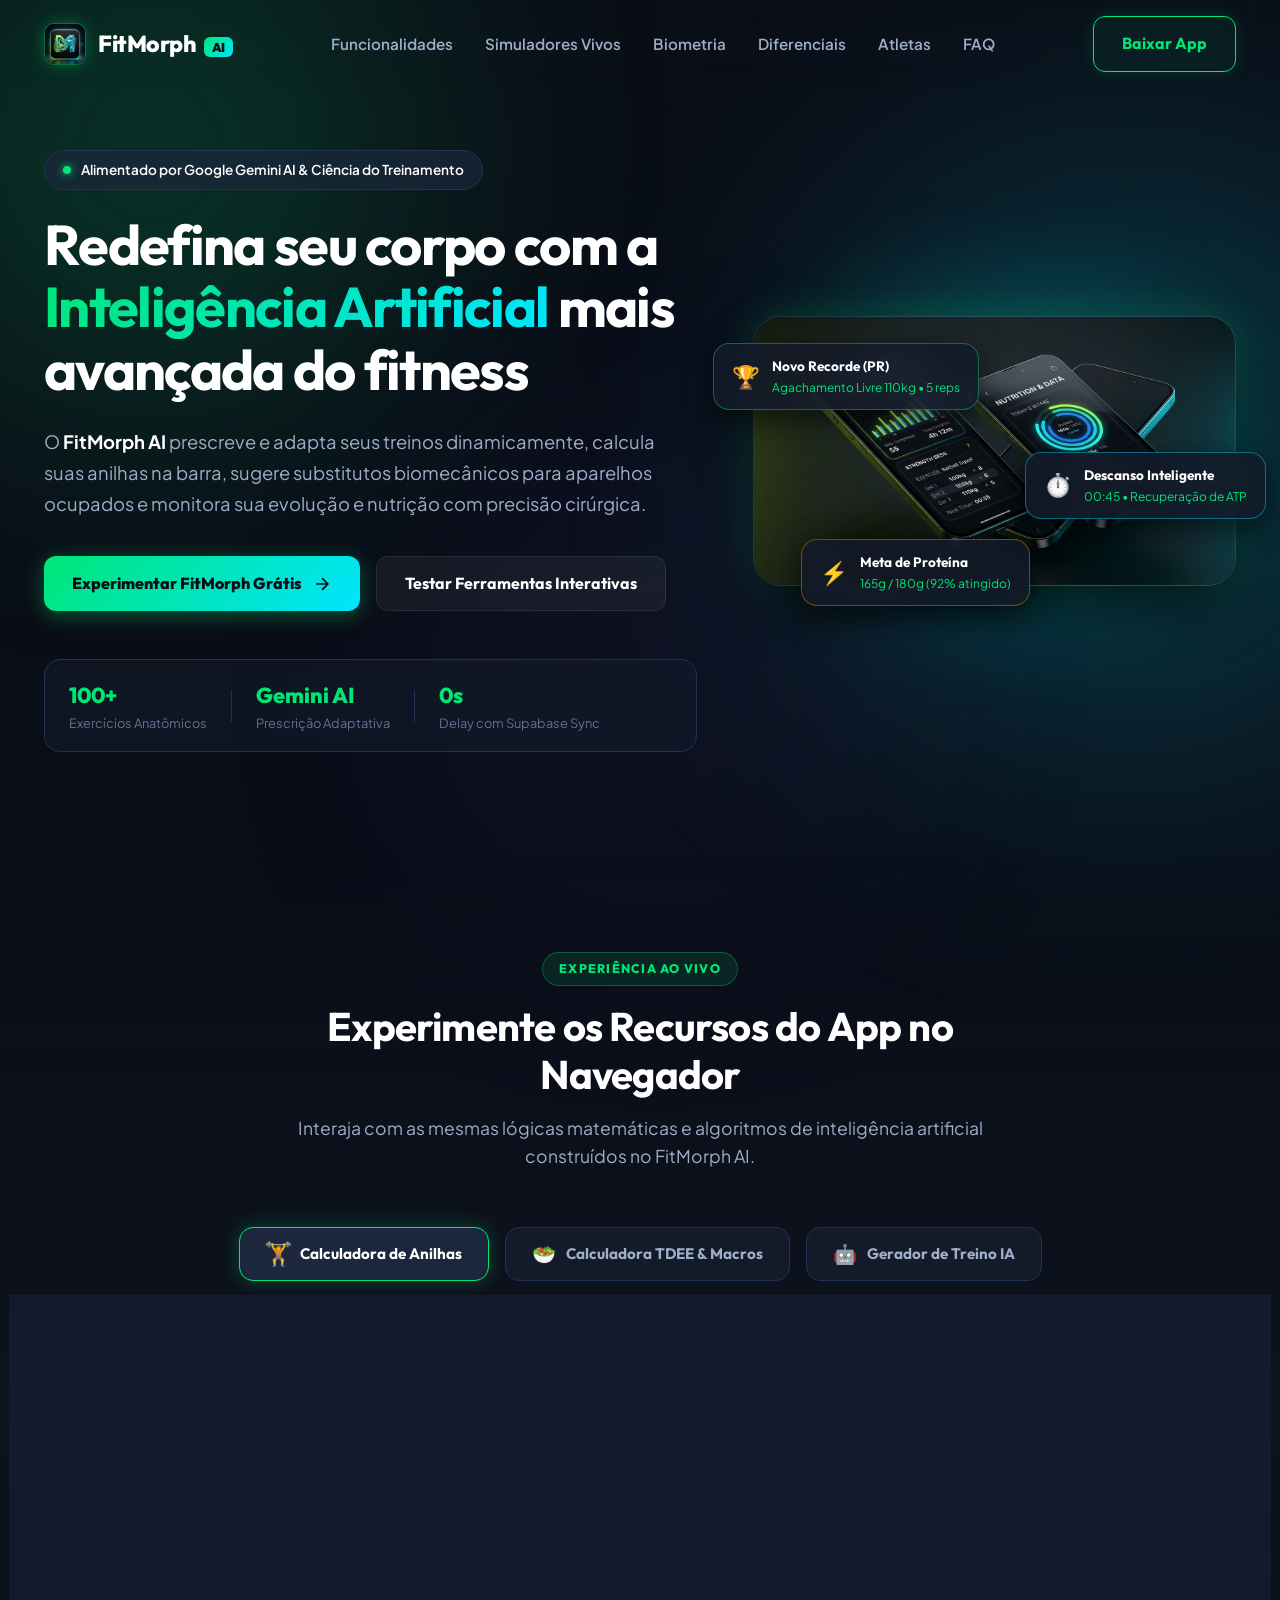
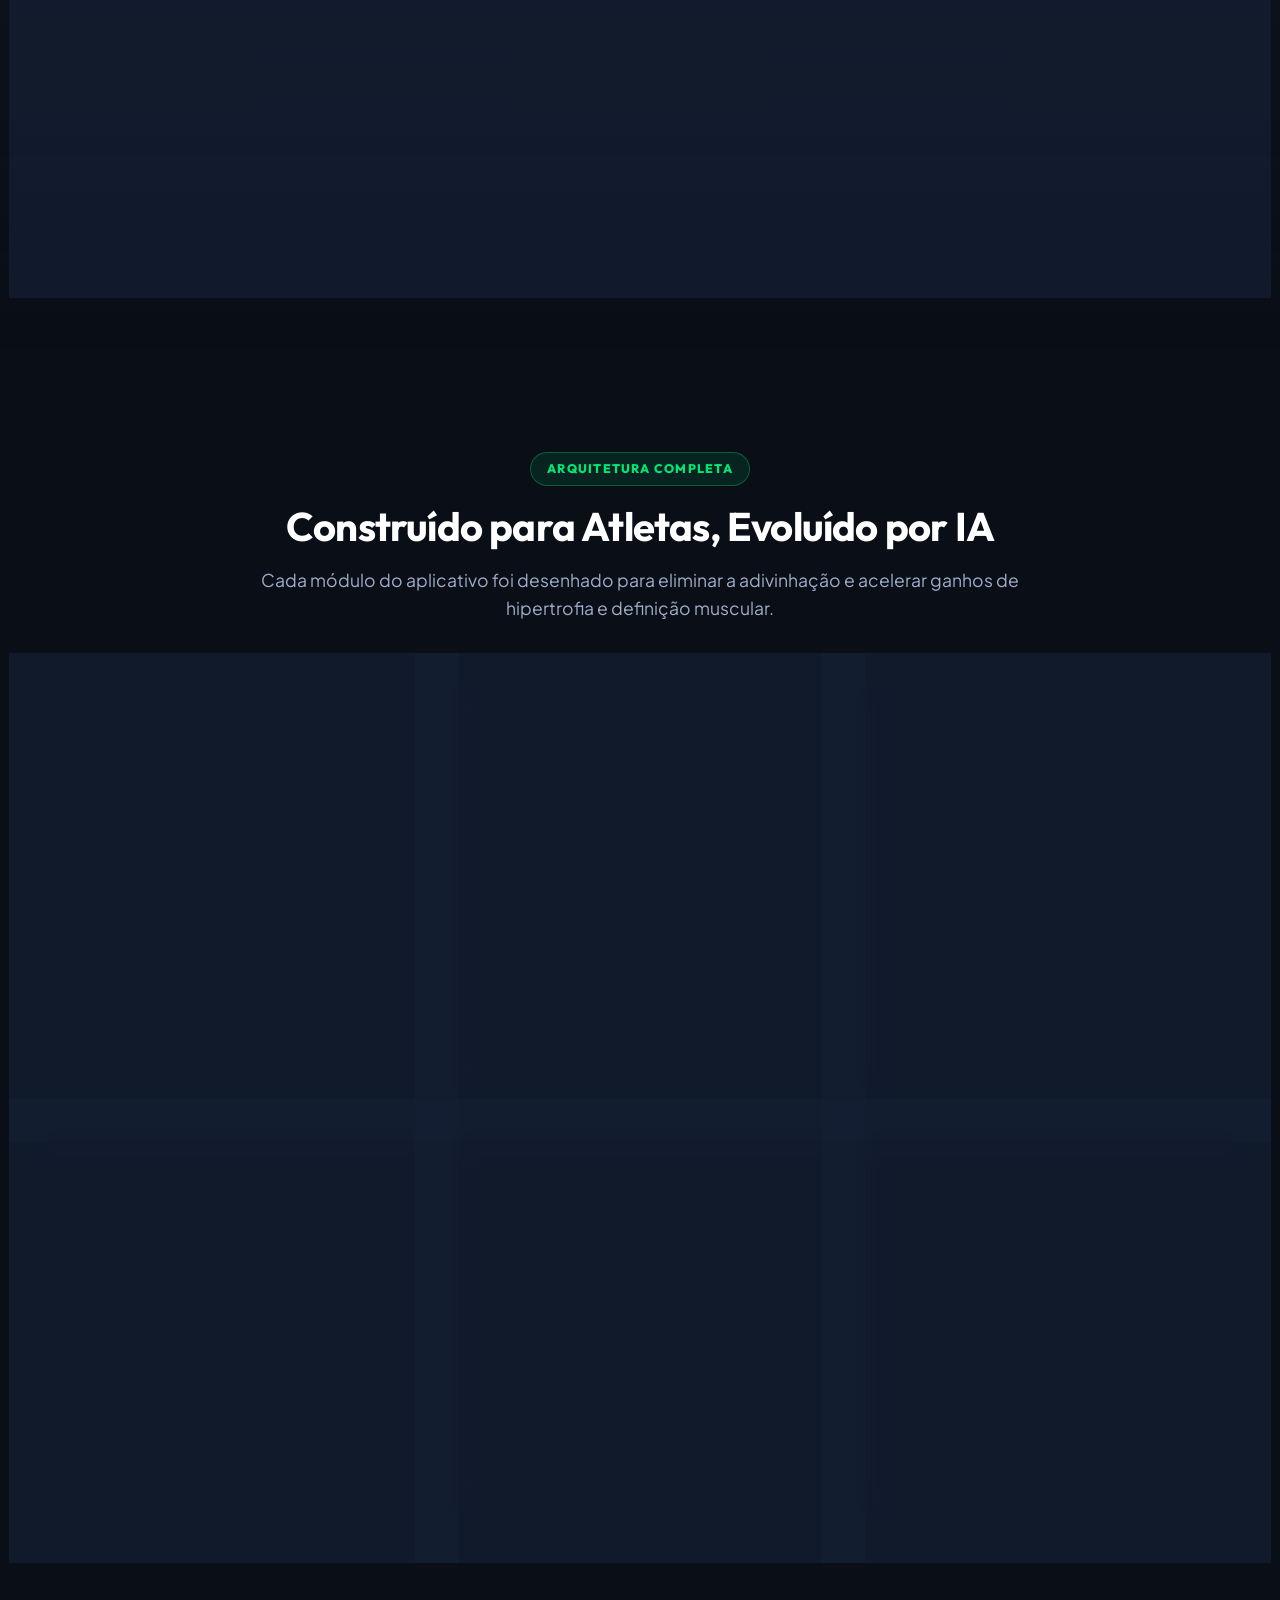
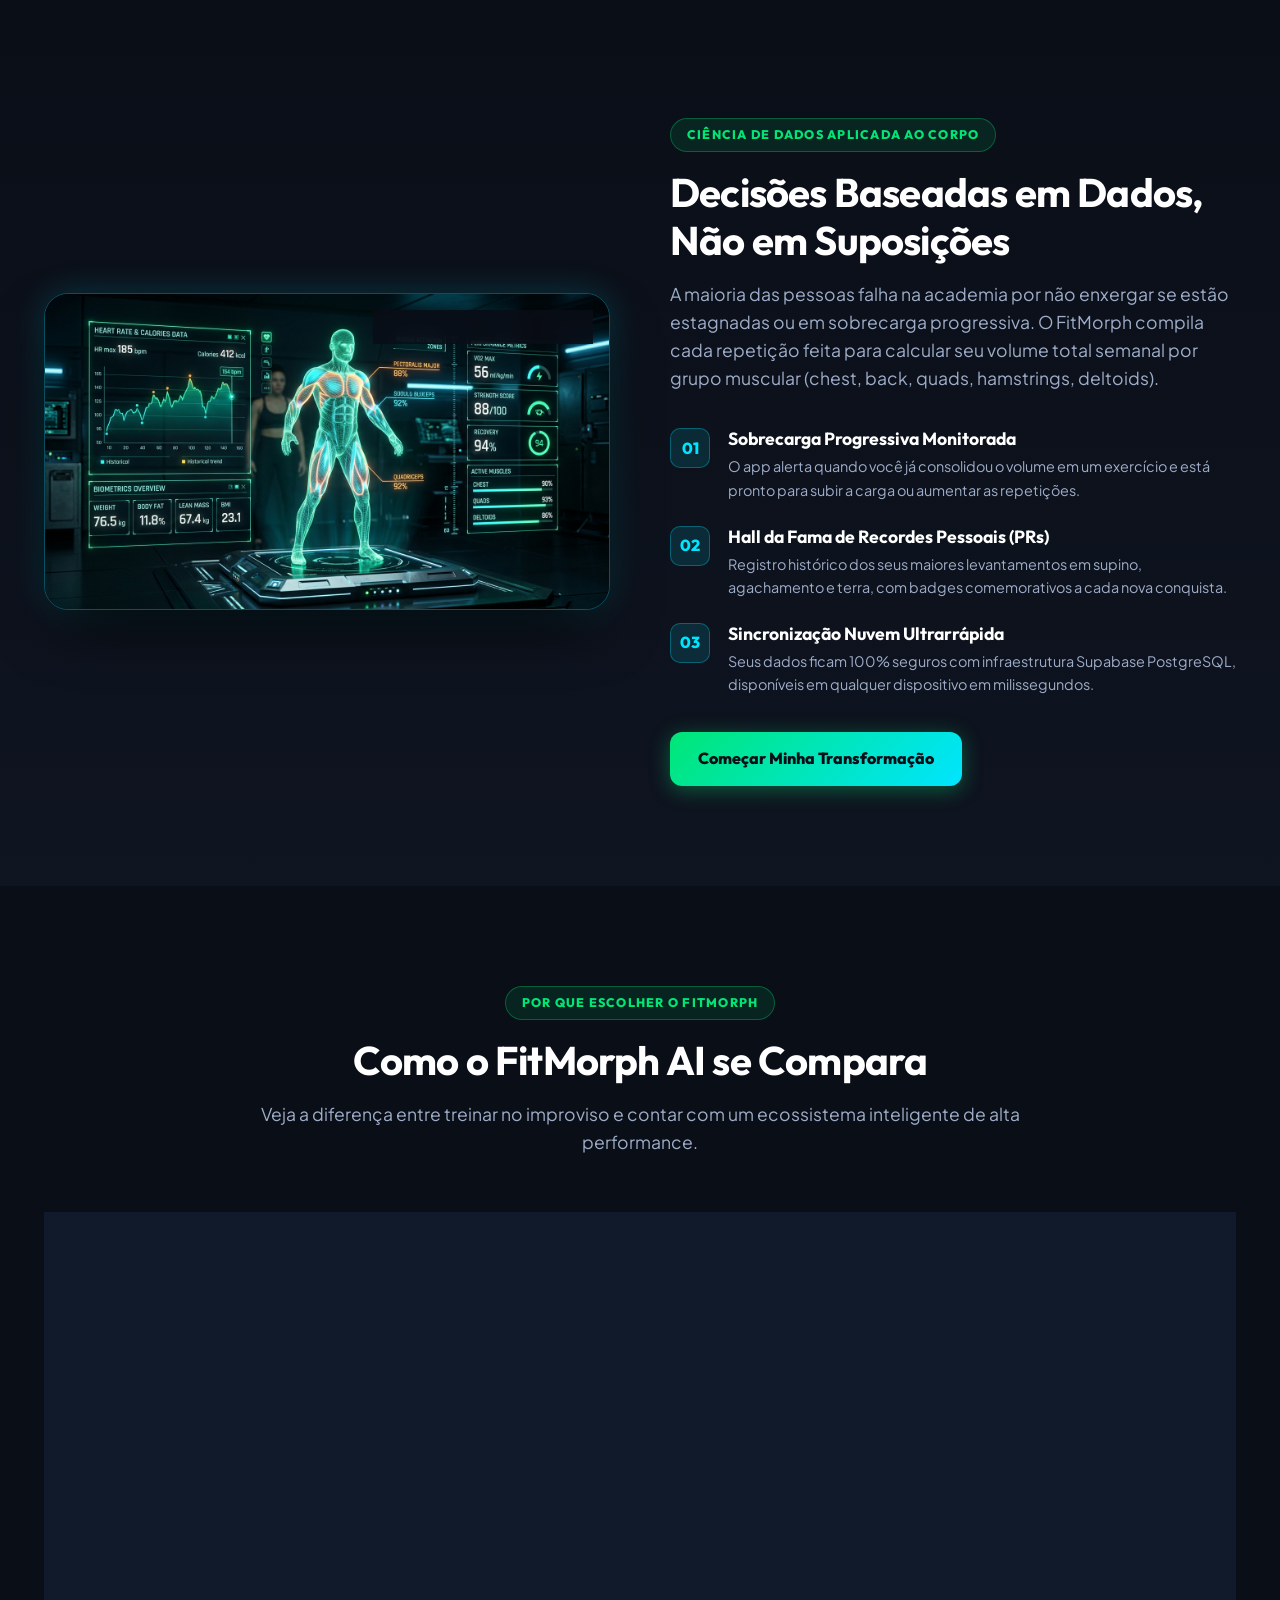
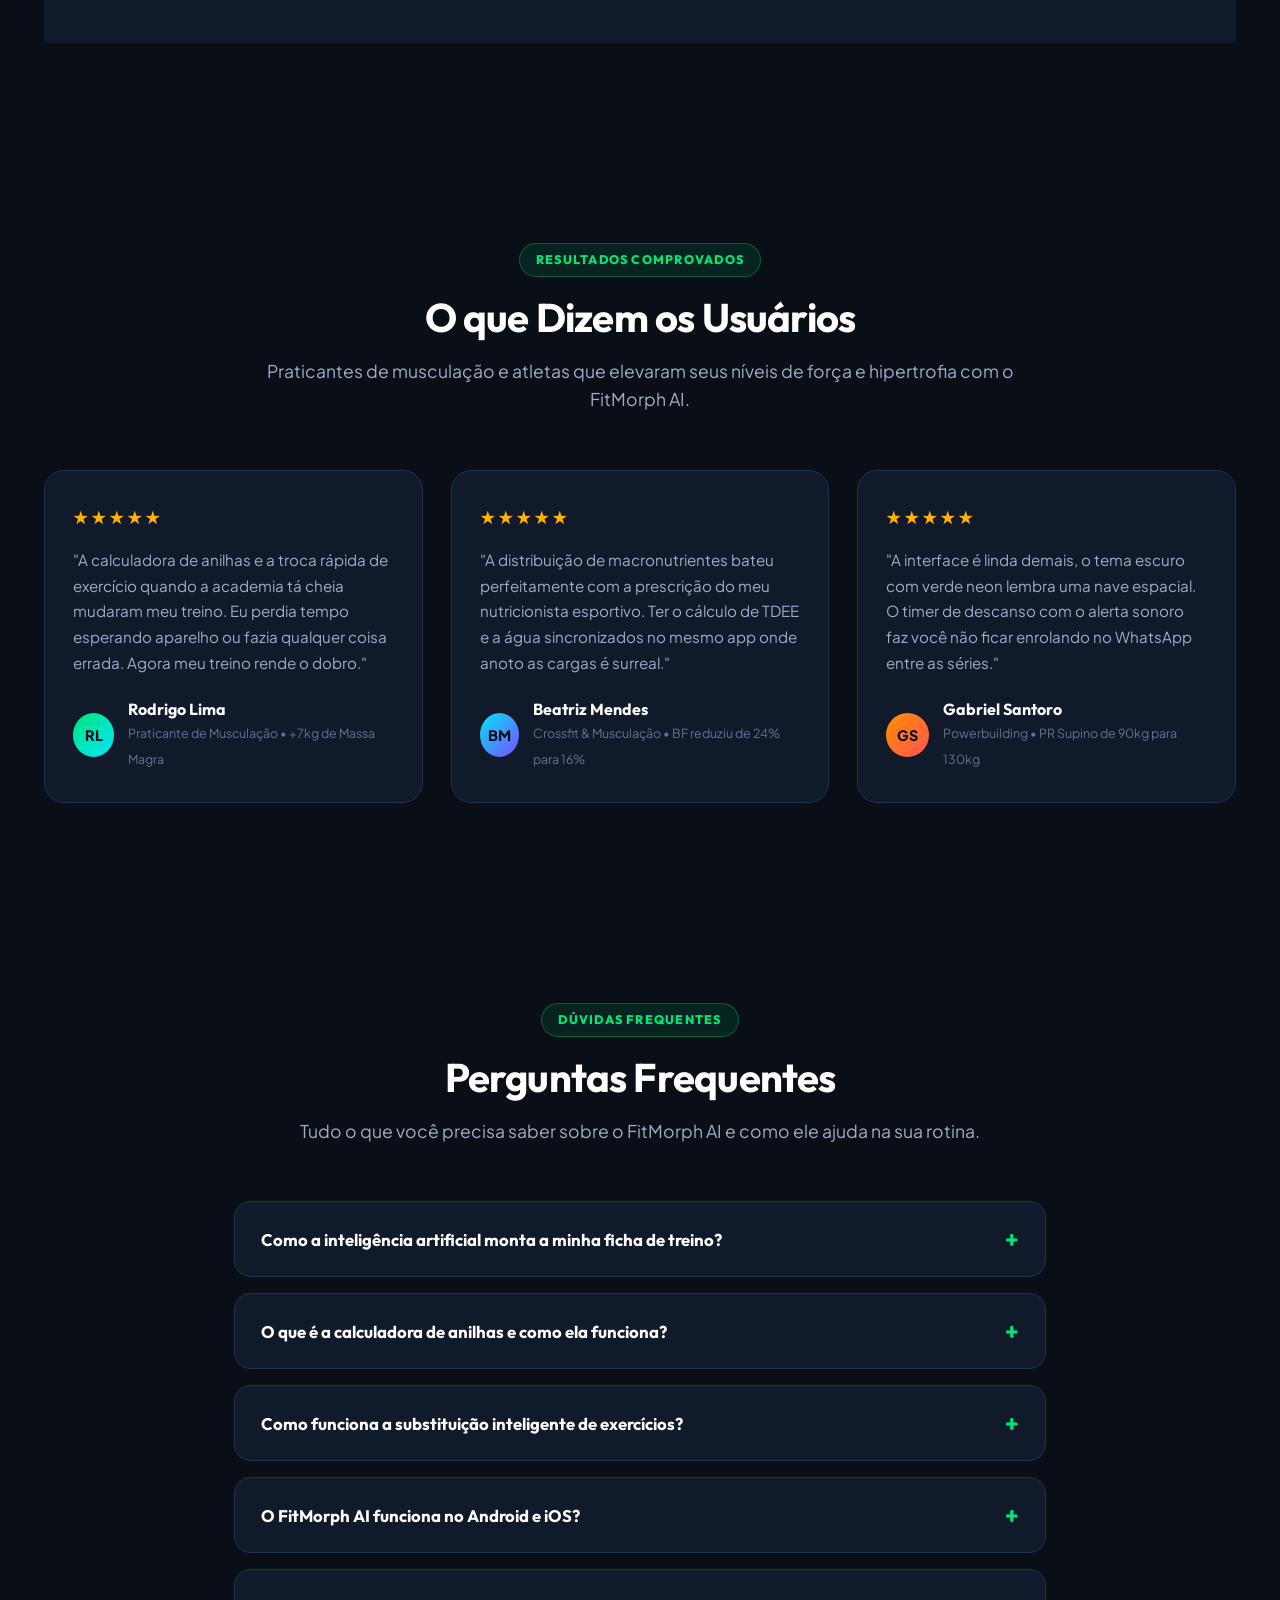
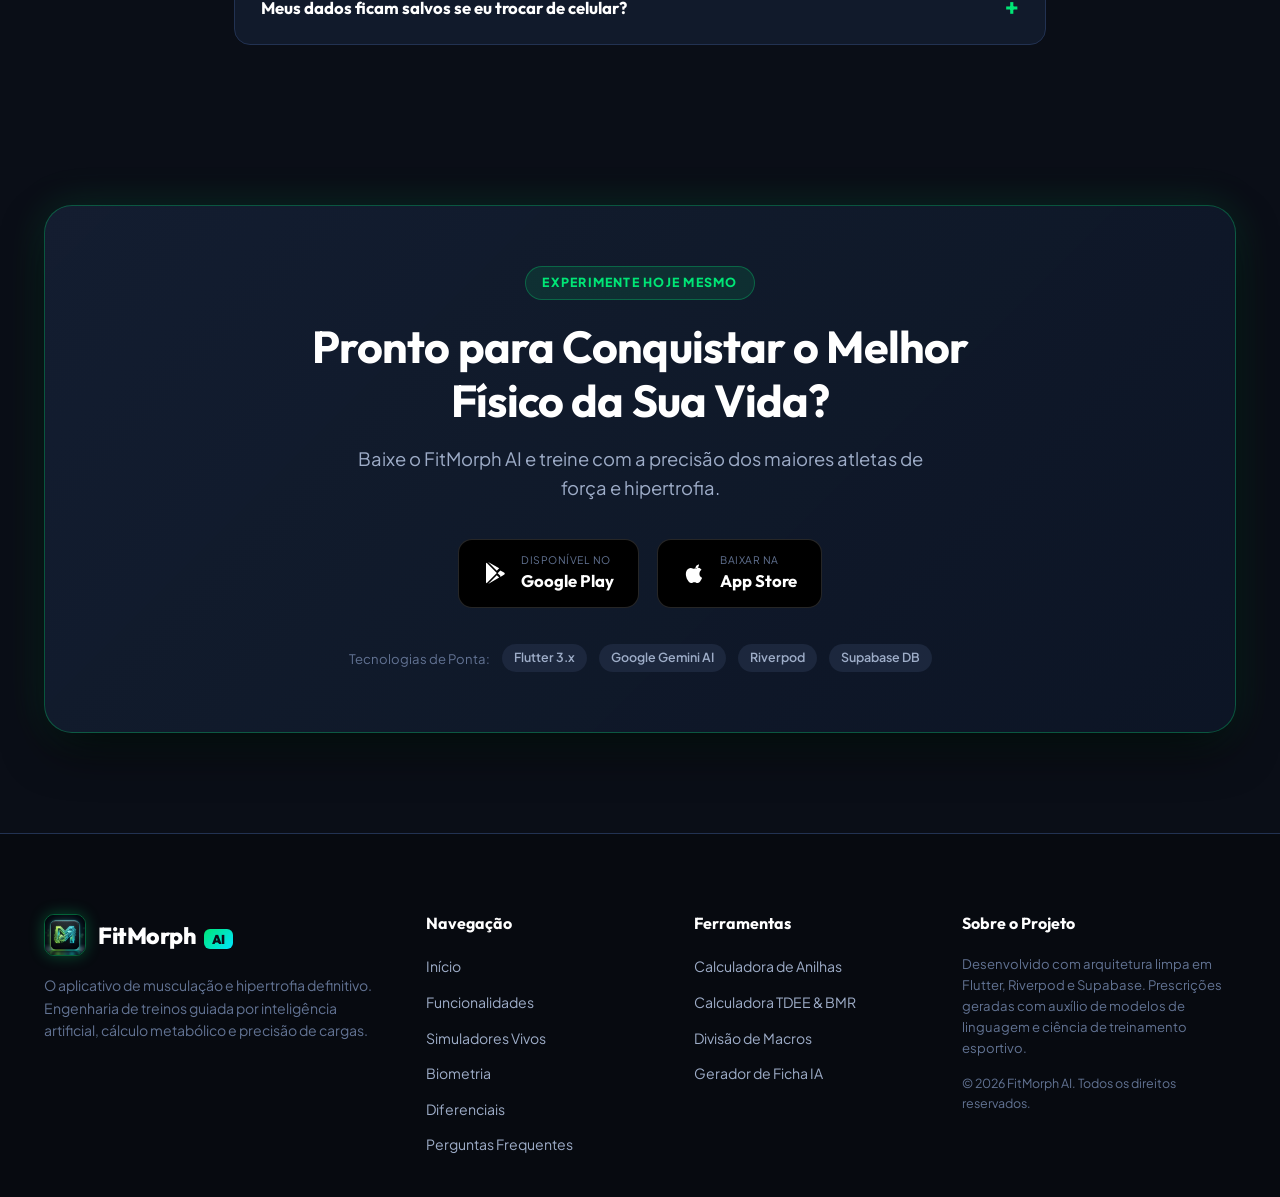
<file: home-page/index.html>
<!DOCTYPE html>
<html lang="pt-BR">
<head>
  <meta charset="UTF-8">
  <meta name="viewport" content="width=device-width, initial-scale=1.0">
  <title>FitMorph AI | O Aplicativo Definitivo de Treino Inteligente & Biometria</title>
  
  <!-- Meta SEO -->
  <meta name="description" content="FitMorph AI: Aplicativo inteligente de treino e musculação alimentado por inteligência artificial. Prescrição adaptativa, rastreador de séries, calculadora de anilhas, TDEE e biometria completa.">
  <meta name="keywords" content="fitmorph, treino musculação, inteligência artificial treino, calculadora anilhas, tdee calculadora, ficha de treino ia, biometria academia">
  <meta name="author" content="FitMorph AI Team">
  
  <!-- Open Graph / Social -->
  <meta property="og:title" content="FitMorph AI | Treino Inteligente com Inteligência Artificial">
  <meta property="og:description" content="Evolua seu físico com periodização inteligente, calculadora de anilhas e nutrição de precisão.">
  <meta property="og:type" content="website">
  <meta property="og:image" content="assets/hero_mockup.jpg">

  <!-- Favicon -->
  <link rel="icon" type="image/jpeg" href="assets/app_icon.jpg">

  <!-- Google Fonts: Outfit & Plus Jakarta Sans -->
  <link rel="preconnect" href="https://fonts.googleapis.com">
  <link rel="preconnect" href="https://fonts.gstatic.com" crossorigin>
  <link href="https://fonts.googleapis.com/css2?family=Outfit:wght@300;400;500;600;700;800;900&family=Plus+Jakarta+Sans:wght@300;400;500;600;700;800&display=swap" rel="stylesheet">

  <link rel="stylesheet" href="styles.css">
</head>
<body>

  <!-- Ambient Glow Background Blobs -->
  <div class="ambient-glow glow-top-left"></div>
  <div class="ambient-glow glow-bottom-right"></div>
  <div class="ambient-glow glow-center"></div>

  <!-- Navigation Bar -->
  <header class="site-header" id="header">
    <div class="container header-container">
      <a href="#hero" class="brand-logo">
        <img src="assets/app_icon.jpg" alt="FitMorph AI Logo" class="brand-icon">
        <span class="brand-name">FitMorph <span class="neon-badge">AI</span></span>
      </a>

      <nav class="nav-menu" id="nav-menu">
        <ul class="nav-list">
          <li><a href="#funcionalidades" class="nav-link">Funcionalidades</a></li>
          <li><a href="#simulador" class="nav-link">Simuladores Vivos</a></li>
          <li><a href="#biometria" class="nav-link">Biometria</a></li>
          <li><a href="#comparativo" class="nav-link">Diferenciais</a></li>
          <li><a href="#depoimentos" class="nav-link">Atletas</a></li>
          <li><a href="#faq" class="nav-link">FAQ</a></li>
        </ul>
      </nav>

      <div class="header-cta">
        <a href="#download" class="btn btn-neon-outline">
          <span>Baixar App</span>
        </a>
        <button class="mobile-toggle" id="mobile-toggle" aria-label="Abrir Menu">
          <span></span>
          <span></span>
          <span></span>
        </button>
      </div>
    </div>
  </header>

  <main>
    <!-- HERO SECTION -->
    <section class="hero-section" id="hero">
      <div class="container hero-container">
        
        <div class="hero-content">
          <div class="hero-badge">
            <span class="badge-dot"></span>
            <span class="badge-text">Alimentado por Google Gemini AI & Ciência do Treinamento</span>
          </div>

          <h1 class="hero-title">
            Redefina seu corpo com a <span class="text-gradient">Inteligência Artificial</span> mais avançada do fitness
          </h1>

          <p class="hero-subtitle">
            O <strong>FitMorph AI</strong> prescreve e adapta seus treinos dinamicamente, calcula suas anilhas na barra, sugere substitutos biomecânicos para aparelhos ocupados e monitora sua evolução e nutrição com precisão cirúrgica.
          </p>

          <div class="hero-actions">
            <a href="#download" class="btn btn-neon-solid" id="hero-cta-btn">
              <span>Experimentar FitMorph Grátis</span>
              <svg width="20" height="20" viewBox="0 0 24 24" fill="none" stroke="currentColor" stroke-width="2"><path d="M5 12h14M12 5l7 7-7 7"/></svg>
            </a>
            <a href="#simulador" class="btn btn-glass">
              <span>Testar Ferramentas Interativas</span>
            </a>
          </div>

          <!-- Quick Stats Pill Bar -->
          <div class="hero-stats-row">
            <div class="stat-pill">
              <span class="stat-number" data-target="100">100+</span>
              <span class="stat-label">Exercícios Anatômicos</span>
            </div>
            <div class="stat-divider"></div>
            <div class="stat-pill">
              <span class="stat-number">Gemini AI</span>
              <span class="stat-label">Prescrição Adaptativa</span>
            </div>
            <div class="stat-divider"></div>
            <div class="stat-pill">
              <span class="stat-number">0s</span>
              <span class="stat-label">Delay com Supabase Sync</span>
            </div>
          </div>
        </div>

        <div class="hero-visual">
          <div class="mockup-wrapper">
            <div class="glow-aura"></div>
            <img src="assets/hero_mockup.jpg" alt="FitMorph AI Aplicativo em Ação" class="mockup-img" id="hero-mockup-img">
            
            <!-- Floating interactive micro-cards -->
            <div class="floating-chip chip-pr floating-anim-1">
              <div class="chip-icon">🏆</div>
              <div class="chip-text">
                <span class="chip-title">Novo Recorde (PR)</span>
                <span class="chip-desc">Agachamento Livre 110kg • 5 reps</span>
              </div>
            </div>

            <div class="floating-chip chip-rest floating-anim-2">
              <div class="chip-icon">⏱️</div>
              <div class="chip-text">
                <span class="chip-title">Descanso Inteligente</span>
                <span class="chip-desc">00:45 • Recuperação de ATP</span>
              </div>
            </div>

            <div class="floating-chip chip-macro floating-anim-3">
              <div class="chip-icon">⚡</div>
              <div class="chip-text">
                <span class="chip-title">Meta de Proteína</span>
                <span class="chip-desc">165g / 180g (92% atingido)</span>
              </div>
            </div>
          </div>
        </div>

      </div>
    </section>

    <!-- LIVE INTERACTIVE SIMULATOR SUITE -->
    <section class="simulator-section" id="simulador">
      <div class="container">
        
        <div class="section-header text-center">
          <span class="section-pill">EXPERIÊNCIA AO VIVO</span>
          <h2 class="section-title">Experimente os Recursos do App no Navegador</h2>
          <p class="section-desc">
            Interaja com as mesmas lógicas matemáticas e algoritmos de inteligência artificial construídos no FitMorph AI.
          </p>
        </div>

        <!-- Simulator Tabs -->
        <div class="simulator-tabs" role="tablist">
          <button class="tab-btn active" data-tab="tab-plate" id="tab-btn-plate">
            <span class="tab-icon">🏋️</span>
            <span>Calculadora de Anilhas</span>
          </button>
          <button class="tab-btn" data-tab="tab-tdee" id="tab-btn-tdee">
            <span class="tab-icon">🥗</span>
            <span>Calculadora TDEE & Macros</span>
          </button>
          <button class="tab-btn" data-tab="tab-workout" id="tab-btn-workout">
            <span class="tab-icon">🤖</span>
            <span>Gerador de Treino IA</span>
          </button>
        </div>

        <!-- Simulator Tab Contents -->
        <div class="simulator-panels">

          <!-- TAB 1: PLATE CALCULATOR -->
          <div class="simulator-panel active" id="tab-plate">
            <div class="panel-grid">
              
              <div class="panel-controls">
                <h3 class="panel-heading">Distribuição Instantânea de Anilhas na Barra</h3>
                <p class="panel-subtext">Nunca mais perca tempo calculando mentalmente quanto colocar em cada lado da barra.</p>
                
                <div class="control-group">
                  <label class="control-label">Peso da Barra:</label>
                  <div class="bar-selector">
                    <button class="bar-btn active" data-bar="20">Olímpica (20 kg)</button>
                    <button class="bar-btn" data-bar="15">Feminina (15 kg)</button>
                    <button class="bar-btn" data-bar="10">Reta / W (10 kg)</button>
                  </div>
                </div>

                <div class="control-group">
                  <div class="label-with-value">
                    <label for="plate-target-input" class="control-label">Peso Total Alvo:</label>
                    <span class="highlight-val" id="plate-target-display">80 kg</span>
                  </div>
                  <input type="range" id="plate-slider" min="20" max="260" step="2.5" value="80" class="neon-slider">
                  <div class="quick-adjust-row">
                    <button class="adjust-chip" data-delta="-10">-10 kg</button>
                    <button class="adjust-chip" data-delta="-2.5">-2.5 kg</button>
                    <button class="adjust-chip" data-delta="2.5">+2.5 kg</button>
                    <button class="adjust-chip" data-delta="10">+10 kg</button>
                  </div>
                </div>

                <div class="plate-legend">
                  <span class="legend-title">Cores Padrão Olímpico:</span>
                  <div class="legend-items">
                    <span class="plate-badge plate-25">25kg</span>
                    <span class="plate-badge plate-20">20kg</span>
                    <span class="plate-badge plate-15">15kg</span>
                    <span class="plate-badge plate-10">10kg</span>
                    <span class="plate-badge plate-5">5kg</span>
                    <span class="plate-badge plate-25s">2.5kg</span>
                    <span class="plate-badge plate-125s">1.25kg</span>
                  </div>
                </div>
              </div>

              <div class="panel-preview">
                <div class="barbell-visualizer-card">
                  <div class="barbell-header">
                    <div>
                      <span class="sub-label">Carga por Lado</span>
                      <h4 class="calc-big-value" id="weight-per-side">30.0 <small>kg/lado</small></h4>
                    </div>
                    <div>
                      <span class="sub-label">Total Carregado</span>
                      <h4 class="calc-big-value text-neon" id="total-barbell-weight">80.0 <small>kg</small></h4>
                    </div>
                  </div>

                  <!-- Graphic Barbell representation -->
                  <div class="barbell-graphic">
                    <div class="bar-sleeve bar-sleeve-left">
                      <div class="plates-stack left-stack" id="plates-stack-left"></div>
                      <div class="bar-collar"></div>
                    </div>
                    <div class="bar-shaft">
                      <span class="shaft-text">FitMorph Olympic Bar</span>
                    </div>
                    <div class="bar-sleeve bar-sleeve-right">
                      <div class="bar-collar"></div>
                      <div class="plates-stack right-stack" id="plates-stack-right"></div>
                    </div>
                  </div>

                  <!-- Plate Breakdown Table -->
                  <div class="plates-breakdown-list" id="plates-breakdown-list">
                    <!-- Populated by JS -->
                  </div>
                </div>
              </div>

            </div>
          </div>

          <!-- TAB 2: TDEE & MACROS CALCULATOR -->
          <div class="simulator-panel" id="tab-tdee">
            <div class="panel-grid">
              
              <div class="panel-controls">
                <h3 class="panel-heading">Cálculo Metabólico Mifflin-St Jeor & Katch-McArdle</h3>
                <p class="panel-subtext">Planejamento calórico e nutricional com base no seu perfil biológico exato.</p>
                
                <div class="inputs-grid-2">
                  <div class="control-group">
                    <label class="control-label" for="tdee-weight">Peso (kg):</label>
                    <input type="number" id="tdee-weight" value="78" min="40" max="200" class="input-field">
                  </div>
                  <div class="control-group">
                    <label class="control-label" for="tdee-height">Altura (cm):</label>
                    <input type="number" id="tdee-height" value="178" min="120" max="230" class="input-field">
                  </div>
                  <div class="control-group">
                    <label class="control-label" for="tdee-age">Idade:</label>
                    <input type="number" id="tdee-age" value="26" min="14" max="90" class="input-field">
                  </div>
                  <div class="control-group">
                    <label class="control-label">Sexo Biológico:</label>
                    <div class="segmented-control">
                      <button class="seg-btn active" data-gender="male" id="gender-male">Masc</button>
                      <button class="seg-btn" data-gender="female" id="gender-female">Fem</button>
                    </div>
                  </div>
                </div>

                <div class="control-group">
                  <label class="control-label" for="tdee-activity">Nível de Atividade:</label>
                  <select id="tdee-activity" class="input-field select-field">
                    <option value="1.2">Sedentário (pouco ou nenhum exercício)</option>
                    <option value="1.375">Levemente Ativo (1 a 3 dias/semana)</option>
                    <option value="1.55" selected>Moderadamente Ativo (3 a 5 dias/semana)</option>
                    <option value="1.725">Muito Ativo (6 a 7 dias/semana)</option>
                    <option value="1.9">Extremamente Ativo (trabalho físico + treinos)</option>
                  </select>
                </div>

                <div class="control-group">
                  <label class="control-label">Objetivo Físico:</label>
                  <div class="goal-pill-grid">
                    <button class="goal-btn active" data-goal="hypertrophy">Hipertrofia (+300 kcal)</button>
                    <button class="goal-btn" data-goal="fatLoss">Secar Gordura (-450 kcal)</button>
                    <button class="goal-btn" data-goal="recomposition">Recomposição (-100 kcal)</button>
                  </div>
                </div>
              </div>

              <div class="panel-preview">
                <div class="tdee-results-card">
                  
                  <div class="tdee-kpi-row">
                    <div class="kpi-box">
                      <span class="kpi-label">Taxa Metabólica Basal (TMB)</span>
                      <span class="kpi-value" id="bmr-display">1.765 <small>kcal</small></span>
                    </div>
                    <div class="kpi-box">
                      <span class="kpi-label">Gasto Total Diário (TDEE)</span>
                      <span class="kpi-value" id="tdee-display">2.735 <small>kcal</small></span>
                    </div>
                  </div>

                  <div class="target-calories-banner">
                    <div class="banner-info">
                      <span class="banner-tag">META CALÓRICA DIÁRIA</span>
                      <h4 class="target-cal-num" id="target-cal-display">3.035 <small>kcal/dia</small></h4>
                    </div>
                    <div class="water-box">
                      <span class="water-icon">💧</span>
                      <div>
                        <span class="water-label">Água Diária</span>
                        <strong class="water-val" id="water-display">2.960 ml</strong>
                      </div>
                    </div>
                  </div>

                  <h5 class="macros-header">Distribuição de Macronutrientes Científicos</h5>

                  <!-- Macro Bars -->
                  <div class="macro-breakdown-bars">
                    <div class="macro-row">
                      <div class="macro-meta">
                        <span class="macro-dot dot-protein"></span>
                        <span class="macro-name">Proteína (2.0g/kg)</span>
                        <span class="macro-grams" id="protein-grams">156 g</span>
                      </div>
                      <div class="macro-progress-bar">
                        <div class="progress-fill fill-protein" id="protein-bar" style="width: 25%;"></div>
                      </div>
                    </div>

                    <div class="macro-row">
                      <div class="macro-meta">
                        <span class="macro-dot dot-carbs"></span>
                        <span class="macro-name">Carboidratos</span>
                        <span class="macro-grams" id="carbs-grams">410 g</span>
                      </div>
                      <div class="macro-progress-bar">
                        <div class="progress-fill fill-carbs" id="carbs-bar" style="width: 55%;"></div>
                      </div>
                    </div>

                    <div class="macro-row">
                      <div class="macro-meta">
                        <span class="macro-dot dot-fats"></span>
                        <span class="macro-name">Gorduras Boas</span>
                        <span class="macro-grams" id="fats-grams">84 g</span>
                      </div>
                      <div class="macro-progress-bar">
                        <div class="progress-fill fill-fats" id="fats-bar" style="width: 20%;"></div>
                      </div>
                    </div>
                  </div>

                </div>
              </div>

            </div>
          </div>

          <!-- TAB 3: WORKOUT GENERATOR DEMO -->
          <div class="simulator-panel" id="tab-workout">
            <div class="panel-grid">
              
              <div class="panel-controls">
                <h3 class="panel-heading">Prescrição Neural de Treino Gemini AI</h3>
                <p class="panel-subtext">Veja como a IA monta sessões com volume equilibrado, RPE calibrado e tempo de descanso otimizado.</p>

                <div class="control-group">
                  <label class="control-label">Foco Muscular da Sessão:</label>
                  <select id="workout-focus" class="input-field select-field">
                    <option value="agonist_antagonist" selected>⚔️ Peito & Costas (Agonista / Antagonista)</option>
                    <option value="arms_shoulders">💪 Braços & Ombros (Bíceps + Tríceps + Deltóides)</option>
                    <option value="chest_triceps">⚡ Peito, Ombros & Tríceps (Push Day)</option>
                    <option value="back_biceps">🏹 Costas, Trapézio & Bíceps (Pull Day)</option>
                    <option value="legs_core">🦵 Pernas Completo & Panturrilhas (Leg Day)</option>
                    <option value="upper_focus">🏛️ Superior Completo (Upper Body Multi-Músculo)</option>
                  </select>
                </div>

                <div class="control-group">
                  <label class="control-label">Nível de Experiência:</label>
                  <div class="segmented-control">
                    <button class="seg-btn" data-level="iniciante">Iniciante</button>
                    <button class="seg-btn active" data-level="intermediario">Intermediário</button>
                    <button class="seg-btn" data-level="avancado">Avançado</button>
                  </div>
                </div>

                <div class="control-group">
                  <label class="control-label">Tempo Disponível:</label>
                  <div class="segmented-control">
                    <button class="seg-btn" data-time="45">45 min</button>
                    <button class="seg-btn active" data-time="60">60 min</button>
                    <button class="seg-btn" data-time="75">75 min</button>
                  </div>
                </div>

                <button class="btn btn-neon-solid btn-block" id="btn-generate-demo">
                  <span class="sparkle-icon">✨</span>
                  <span>Gerar Ficha com FitMorph AI</span>
                </button>
              </div>

              <div class="panel-preview">
                <div class="workout-sheet-card">
                  
                  <div class="workout-sheet-header">
                    <div>
                      <span class="sheet-badge" id="sheet-split-badge">PUSH A • HIPERTROFIA</span>
                      <h4 class="sheet-title" id="sheet-title">Peito, Ombros Frontais & Tríceps</h4>
                    </div>
                    <div class="sheet-metrics">
                      <span class="sheet-metric-chip">⏱️ 60 min</span>
                      <span class="sheet-metric-chip">⚡ 18 Séries</span>
                    </div>
                  </div>

                  <!-- Exercise list populated dynamically -->
                  <div class="workout-exercise-list" id="demo-exercise-list">
                    <!-- Populated by JS -->
                  </div>

                  <div class="ai-coach-tip">
                    <span class="tip-icon">💡</span>
                    <p class="tip-text" id="demo-coach-tip">
                      <strong>Dica do FitMorph AI:</strong> Mantenha RPE 8 nas primeiras 3 séries do Supino Reto e busque falha concêntrica técnica apenas na última série.
                    </p>
                  </div>

                </div>
              </div>

            </div>
          </div>

        </div>

      </div>
    </section>

    <!-- CORE 6 ENGINES OF FITMORPH -->
    <section class="features-section" id="funcionalidades">
      <div class="container">
        
        <div class="section-header text-center">
          <span class="section-pill">ARQUITETURA COMPLETA</span>
          <h2 class="section-title">Construído para Atletas, Evoluído por IA</h2>
          <p class="section-desc">
            Cada módulo do aplicativo foi desenhado para eliminar a adivinhação e acelerar ganhos de hipertrofia e definição muscular.
          </p>
        </div>

        <div class="features-grid">
          
          <!-- Card 1 -->
          <div class="feature-card">
            <div class="card-icon-box neon-green-glow">
              <svg width="28" height="28" viewBox="0 0 24 24" fill="none" stroke="currentColor" stroke-width="2"><path d="M14 2H6a2 2 0 0 0-2 2v16a2 2 0 0 0 2 2h12a2 2 0 0 0 2-2V8z"/><polyline points="14 2 14 8 20 8"/><line x1="16" y1="13" x2="8" y2="13"/><line x1="16" y1="17" x2="8" y2="17"/><polyline points="10 9 9 9 8 9"/></svg>
            </div>
            <h3 class="feature-title">Anamnese & Biótipo Completo</h3>
            <p class="feature-text">
              Avaliação de histórico de lesões, restrições articulares, frequência semanal disponível e preferências antes de prescrever qualquer repetição.
            </p>
            <ul class="feature-highlights">
              <li>Mapeamento de desvios e dores</li>
              <li>Calibração de volume semanal ideal</li>
              <li>Adaptação a dias flexíveis (3 a 6x)</li>
            </ul>
          </div>

          <!-- Card 2 -->
          <div class="feature-card">
            <div class="card-icon-box neon-cyan-glow">
              <svg width="28" height="28" viewBox="0 0 24 24" fill="none" stroke="currentColor" stroke-width="2"><circle cx="12" cy="12" r="10"/><polygon points="10 8 16 12 10 16 10 8"/></svg>
            </div>
            <h3 class="feature-title">Modo Treino Ativo & Cargas</h3>
            <p class="feature-text">
              Interface dark mode de alto contraste pensada para o uso dinâmico na academia. Registro de peso e repetições com cronômetro sonoro e cálculo de 1RM em tempo real.
            </p>
            <ul class="feature-highlights">
              <li>Histórico da última carga executada</li>
              <li>Calculadora 1RM (Uma Repetição Máxima)</li>
              <li>Timer de descanso com alerta sonoro</li>
            </ul>
          </div>

          <!-- Card 3 -->
          <div class="feature-card">
            <div class="card-icon-box neon-orange-glow">
              <svg width="28" height="28" viewBox="0 0 24 24" fill="none" stroke="currentColor" stroke-width="2"><polyline points="23 4 23 10 17 10"/><polyline points="1 20 1 14 7 14"/><path d="M3.51 9a9 9 0 0 1 14.85-3.36L23 10M1 14l4.64 4.36A9 9 0 0 0 20.49 15"/></svg>
            </div>
            <h3 class="feature-title">Substituição Inteligente de Exercícios</h3>
            <p class="feature-text">
              Aparelho ou banco ocupado? Em 1 clique o FitMorph sugere opções biomecanicamente idênticas que ativam as mesmas fibras musculares.
            </p>
            <ul class="feature-highlights">
              <li>Substitutos por halteres, polia ou barra</li>
              <li>Mesma curva de tensão e segurança</li>
              <li>Nunca perca o ritmo da sua sessão</li>
            </ul>
          </div>

          <!-- Card 4 -->
          <div class="feature-card">
            <div class="card-icon-box neon-purple-glow">
              <svg width="28" height="28" viewBox="0 0 24 24" fill="none" stroke="currentColor" stroke-width="2"><circle cx="12" cy="12" r="10"/><path d="M12 6v6l4 2"/></svg>
            </div>
            <h3 class="feature-title">Calculadora de Anilhas Integrada</h3>
            <p class="feature-text">
              Esqueça contas de cabeça para carregar o supino, agachamento ou levantamento terra. O app desenha exatamente quais anilhas colocar em cada lado da barra.
            </p>
            <ul class="feature-highlights">
              <li>Suporte a barras de 20kg, 15kg e 10kg</li>
              <li>Anilhas de 25kg a 1.25kg codificadas</li>
              <li>Cálculo instantâneo sem interromper o set</li>
            </ul>
          </div>

          <!-- Card 5 -->
          <div class="feature-card">
            <div class="card-icon-box neon-green-glow">
              <svg width="28" height="28" viewBox="0 0 24 24" fill="none" stroke="currentColor" stroke-width="2"><path d="M18 20V10M12 20V4M6 20v-6"/></svg>
            </div>
            <h3 class="feature-title">Biometria & Evolução Fotográfica</h3>
            <p class="feature-text">
              Monitore peso na balança, circunferências corporais, percentual de gordura estimado e compare fotos de evolução lado a lado com gráficos dinâmicos.
            </p>
            <ul class="feature-highlights">
              <li>Gráficos interativos de tendência de peso</li>
              <li>Galeria privada de progresso fotográfico</li>
              <li>Métricas de densidade muscular e BF%</li>
            </ul>
          </div>

          <!-- Card 6 -->
          <div class="feature-card">
            <div class="card-icon-box neon-cyan-glow">
              <svg width="28" height="28" viewBox="0 0 24 24" fill="none" stroke="currentColor" stroke-width="2"><path d="M12 2l3.09 6.26L22 9.27l-5 4.87 1.18 6.88L12 17.77l-6.18 3.25L7 14.14 2 9.27l6.91-1.01L12 2z"/></svg>
            </div>
            <h3 class="feature-title">Nutrição, TDEE & Hidratação</h3>
            <p class="feature-text">
              Calcule seu Gasto Calórico Total Diário (TDEE) com métodos científicos e receba a distribuição exata de proteínas, carboidratos, gorduras e litros de água.
            </p>
            <ul class="feature-highlights">
              <li>Meta ajustada para superávit ou déficit</li>
              <li>Rastreador diário de copos d'água</li>
              <li>Aporte de proteína científica (2.0 a 2.3g/kg)</li>
            </ul>
          </div>

        </div>

      </div>
    </section>

    <!-- DEEP DIVE SHOWCASE: BIOMETRICS & ANALYTICS -->
    <section class="deepdive-section" id="biometria">
      <div class="container deepdive-container">
        
        <div class="deepdive-image-col">
          <div class="deepdive-frame">
            <img src="assets/biometrics_showcase.jpg" alt="FitMorph Telemetria e Biometria Holográfica" class="deepdive-img">
            <div class="frame-tag">
              <span>● TELEMETRIA ATIVA FITMORPH</span>
            </div>
          </div>
        </div>

        <div class="deepdive-content-col">
          <span class="section-pill">CIÊNCIA DE DADOS APLICADA AO CORPO</span>
          <h2 class="section-title">Decisões Baseadas em Dados, Não em Suposições</h2>
          <p class="section-desc">
            A maioria das pessoas falha na academia por não enxergar se estão estagnadas ou em sobrecarga progressiva. O FitMorph compila cada repetição feita para calcular seu volume total semanal por grupo muscular (chest, back, quads, hamstrings, deltoids).
          </p>

          <div class="deepdive-features-list">
            <div class="dd-item">
              <div class="dd-bullet">01</div>
              <div>
                <h4 class="dd-title">Sobrecarga Progressiva Monitorada</h4>
                <p class="dd-desc">O app alerta quando você já consolidou o volume em um exercício e está pronto para subir a carga ou aumentar as repetições.</p>
              </div>
            </div>

            <div class="dd-item">
              <div class="dd-bullet">02</div>
              <div>
                <h4 class="dd-title">Hall da Fama de Recordes Pessoais (PRs)</h4>
                <p class="dd-desc">Registro histórico dos seus maiores levantamentos em supino, agachamento e terra, com badges comemorativos a cada nova conquista.</p>
              </div>
            </div>

            <div class="dd-item">
              <div class="dd-bullet">03</div>
              <div>
                <h4 class="dd-title">Sincronização Nuvem Ultrarrápida</h4>
                <p class="dd-desc">Seus dados ficam 100% seguros com infraestrutura Supabase PostgreSQL, disponíveis em qualquer dispositivo em milissegundos.</p>
              </div>
            </div>
          </div>

          <a href="#download" class="btn btn-neon-solid">
            <span>Começar Minha Transformação</span>
          </a>
        </div>

      </div>
    </section>

    <!-- COMPARISON TABLE SECTION -->
    <section class="comparison-section" id="comparativo">
      <div class="container">
        
        <div class="section-header text-center">
          <span class="section-pill">POR QUE ESCOLHER O FITMORPH</span>
          <h2 class="section-title">Como o FitMorph AI se Compara</h2>
          <p class="section-desc">
            Veja a diferença entre treinar no improviso e contar com um ecossistema inteligente de alta performance.
          </p>
        </div>

        <div class="table-responsive">
          <table class="comparison-table">
            <thead>
              <tr>
                <th>Recursos & Tecnologias</th>
                <th>Ficha de Papel / Memória</th>
                <th>Apps Genéricos de Treino</th>
                <th class="col-highlight">FitMorph AI ⚡</th>
              </tr>
            </thead>
            <tbody>
              <tr>
                <td>Prescrição com IA Generativa</td>
                <td><span class="cross-mark">✕</span></td>
                <td><span class="cross-mark">✕</span></td>
                <td class="col-highlight"><span class="check-mark">✓ Google Gemini</span></td>
              </tr>
              <tr>
                <td>Calculadora de Anilhas Integrada</td>
                <td><span class="cross-mark">✕</span></td>
                <td><span class="cross-mark">✕</span></td>
                <td class="col-highlight"><span class="check-mark">✓ Barra Olímpica & Convencional</span></td>
              </tr>
              <tr>
                <td>Substituição de Aparelho Ocupado</td>
                <td><span class="cross-mark">✕</span></td>
                <td><span class="cross-mark">✕</span></td>
                <td class="col-highlight"><span class="check-mark">✓ Alternativas Biomecânicas</span></td>
              </tr>
              <tr>
                <td>Cálculo TDEE & Metas de Macros</td>
                <td><span class="cross-mark">✕</span></td>
                <td><span class="maybe-mark">Apenas calorias</span></td>
                <td class="col-highlight"><span class="check-mark">✓ Mifflin-St Jeor & Katch</span></td>
              </tr>
              <tr>
                <td>Rastreamento de 1RM & Cargas</td>
                <td><span class="cross-mark">✕</span></td>
                <td><span class="maybe-mark">Básico</span></td>
                <td class="col-highlight"><span class="check-mark">✓ Cálculo em Tempo Real</span></td>
              </tr>
              <tr>
                <td>Interface Dark Neon Otimizada</td>
                <td><span class="cross-mark">✕</span></td>
                <td><span class="cross-mark">✕</span></td>
                <td class="col-highlight"><span class="check-mark">✓ Visual Cyberpunk Alto Contraste</span></td>
              </tr>
            </tbody>
          </table>
        </div>

      </div>
    </section>

    <!-- TESTIMONIALS -->
    <section class="testimonials-section" id="depoimentos">
      <div class="container">
        
        <div class="section-header text-center">
          <span class="section-pill">RESULTADOS COMPROVADOS</span>
          <h2 class="section-title">O que Dizem os Usuários</h2>
          <p class="section-desc">
            Praticantes de musculação e atletas que elevaram seus níveis de força e hipertrofia com o FitMorph AI.
          </p>
        </div>

        <div class="testimonials-grid">
          
          <div class="testimonial-card">
            <div class="stars-row">★★★★★</div>
            <p class="test-quote">
              "A calculadora de anilhas e a troca rápida de exercício quando a academia tá cheia mudaram meu treino. Eu perdia tempo esperando aparelho ou fazia qualquer coisa errada. Agora meu treino rende o dobro."
            </p>
            <div class="test-author">
              <div class="author-avatar avatar-1">RL</div>
              <div>
                <h5 class="author-name">Rodrigo Lima</h5>
                <span class="author-role">Praticante de Musculação • +7kg de Massa Magra</span>
              </div>
            </div>
          </div>

          <div class="testimonial-card">
            <div class="stars-row">★★★★★</div>
            <p class="test-quote">
              "A distribuição de macronutrientes bateu perfeitamente com a prescrição do meu nutricionista esportivo. Ter o cálculo de TDEE e a água sincronizados no mesmo app onde anoto as cargas é surreal."
            </p>
            <div class="test-author">
              <div class="author-avatar avatar-2">BM</div>
              <div>
                <h5 class="author-name">Beatriz Mendes</h5>
                <span class="author-role">Crossfit & Musculação • BF reduziu de 24% para 16%</span>
              </div>
            </div>
          </div>

          <div class="testimonial-card">
            <div class="stars-row">★★★★★</div>
            <p class="test-quote">
              "A interface é linda demais, o tema escuro com verde neon lembra uma nave espacial. O timer de descanso com o alerta sonoro faz você não ficar enrolando no WhatsApp entre as séries."
            </p>
            <div class="test-author">
              <div class="author-avatar avatar-3">GS</div>
              <div>
                <h5 class="author-name">Gabriel Santoro</h5>
                <span class="author-role">Powerbuilding • PR Supino de 90kg para 130kg</span>
              </div>
            </div>
          </div>

        </div>

      </div>
    </section>

    <!-- FAQ SECTION -->
    <section class="faq-section" id="faq">
      <div class="container faq-container">
        
        <div class="section-header text-center">
          <span class="section-pill">DÚVIDAS FREQUENTES</span>
          <h2 class="section-title">Perguntas Frequentes</h2>
          <p class="section-desc">
            Tudo o que você precisa saber sobre o FitMorph AI e como ele ajuda na sua rotina.
          </p>
        </div>

        <div class="faq-accordion" id="faq-accordion">
          
          <div class="faq-item">
            <button class="faq-question">
              <span>Como a inteligência artificial monta a minha ficha de treino?</span>
              <span class="faq-icon">+</span>
            </button>
            <div class="faq-answer">
              <p>O FitMorph AI utiliza a API Google Gemini Pro combinada com diretrizes da ciência esportiva. No seu cadastro (anamnese), você informa seus objetivos (hipertrofia, queima de gordura, força), dias da semana disponíveis, experiência e restrições articulares. A IA gera uma divisão balanceada com volume de séries adequado para evitar overtraining e maximizar a hipertrofia.</p>
            </div>
          </div>

          <div class="faq-item">
            <button class="faq-question">
              <span>O que é a calculadora de anilhas e como ela funciona?</span>
              <span class="faq-icon">+</span>
            </button>
            <div class="faq-answer">
              <p>É uma ferramenta que calcula a combinação exata de anilhas (25kg, 20kg, 15kg, 10kg, 5kg, 2.5kg e 1.25kg) necessária em cada ponta da barra para atingir a carga total estipulada, descontando o peso da própria barra olímpica (20kg ou 15kg). Isso economiza tempo e evita erros de carregamento na academia.</p>
            </div>
          </div>

          <div class="faq-item">
            <button class="faq-question">
              <span>Como funciona a substituição inteligente de exercícios?</span>
              <span class="faq-icon">+</span>
            </button>
            <div class="faq-answer">
              <p>Se você chegar em um aparelho e ele estiver ocupado ou você sentir desconforto em uma articulação, basta tocar no botão de substituição. O FitMorph analisa o catálogo anatômico e sugere exercícios com mesmo padrão de movimento (ex: Supino Inclinado com Halteres substituindo o Supino Inclinado Smith), mantendo a mesma intensidade.</p>
            </div>
          </div>

          <div class="faq-item">
            <button class="faq-question">
              <span>O FitMorph AI funciona no Android e iOS?</span>
              <span class="faq-icon">+</span>
            </button>
            <div class="faq-answer">
              <p>Sim! O aplicativo foi desenvolvido nativamente com Flutter e Riverpod, oferecendo uma experiência ultrarrápida e idêntica tanto em smartphones Android quanto no iPhone (iOS), além de suporte para versão Web.</p>
            </div>
          </div>

          <div class="faq-item">
            <button class="faq-question">
              <span>Meus dados ficam salvos se eu trocar de celular?</span>
              <span class="faq-icon">+</span>
            </button>
            <div class="faq-answer">
              <p>Sim. Todos os seus treinos, histórico de cargas, recordes pessoais (PRs), medidas biometrias e fotos são sincronizados na nuvem em tempo real através da infraestrutura de banco de dados do Supabase.</p>
            </div>
          </div>

        </div>

      </div>
    </section>

    <!-- FINAL CTA / DOWNLOAD BANNER -->
    <section class="cta-banner-section" id="download">
      <div class="container">
        
        <div class="cta-box">
          <div class="cta-badge">EXPERIMENTE HOJE MESMO</div>
          <h2 class="cta-title">Pronto para Conquistar o Melhor Físico da Sua Vida?</h2>
          <p class="cta-subtitle">
            Baixe o FitMorph AI e treine com a precisão dos maiores atletas de força e hipertrofia.
          </p>

          <div class="cta-download-buttons">
            <a href="#" class="store-badge-btn" id="btn-google-play">
              <svg width="24" height="24" viewBox="0 0 24 24" fill="currentColor"><path d="M3.609 1.814L13.792 12 3.61 22.186a1.597 1.597 0 0 1-.61-.954V2.768c0-.36.12-.684.348-.954l.26.26v-.26zm1.488-.934l11.135 6.43-2.44 2.44-8.695-8.87zm11.135 15.69l-11.135 6.43 8.695-8.87 2.44 2.44zm1.096-.633l3.663-2.115c1.077-.622 1.077-1.637 0-2.259l-3.663-2.115-2.684 2.684 2.684 2.685z"/></svg>
              <div class="store-text">
                <span class="store-small">DISPONÍVEL NO</span>
                <span class="store-bold">Google Play</span>
              </div>
            </a>

            <a href="#" class="store-badge-btn" id="btn-app-store">
              <svg width="24" height="24" viewBox="0 0 24 24" fill="currentColor"><path d="M18.71 19.5c-.83 1.24-1.71 2.45-3.05 2.47-1.34.03-1.77-.79-3.29-.79-1.53 0-2 .77-3.27.82-1.31.05-2.3-1.32-3.14-2.53C4.25 17 2.94 12.45 4.7 9.39c.87-1.52 2.43-2.48 4.12-2.51 1.28-.02 2.5.87 3.29.87.78 0 2.26-1.07 3.81-.91.65.03 2.47.26 3.64 1.98-.09.06-2.17 1.28-2.15 3.81.03 3.02 2.65 4.03 2.68 4.04-.03.07-.42 1.44-1.38 2.83M15.97 6.37c.62-.75 1.04-1.8 1.01-2.87-.9.04-2 .6-2.65 1.35-.58.65-.99 1.7-1.02 2.76 1.01.08 2.05-.49 2.66-1.24z"/></svg>
              <div class="store-text">
                <span class="store-small">BAIXAR NA</span>
                <span class="store-bold">App Store</span>
              </div>
            </a>
          </div>

          <div class="tech-stack-row">
            <span class="tech-label">Tecnologias de Ponta:</span>
            <span class="tech-pill">Flutter 3.x</span>
            <span class="tech-pill">Google Gemini AI</span>
            <span class="tech-pill">Riverpod</span>
            <span class="tech-pill">Supabase DB</span>
          </div>
        </div>

      </div>
    </section>
  </main>

  <!-- FOOTER -->
  <footer class="site-footer">
    <div class="container footer-container">
      
      <div class="footer-brand-col">
        <div class="brand-logo">
          <img src="assets/app_icon.jpg" alt="FitMorph AI Logo" class="brand-icon">
          <span class="brand-name">FitMorph <span class="neon-badge">AI</span></span>
        </div>
        <p class="footer-text">
          O aplicativo de musculação e hipertrofia definitivo. Engenharia de treinos guiada por inteligência artificial, cálculo metabólico e precisão de cargas.
        </p>
      </div>

      <div class="footer-links-col">
        <h5 class="footer-col-title">Navegação</h5>
        <ul class="footer-links">
          <li><a href="#hero">Início</a></li>
          <li><a href="#funcionalidades">Funcionalidades</a></li>
          <li><a href="#simulador">Simuladores Vivos</a></li>
          <li><a href="#biometria">Biometria</a></li>
          <li><a href="#comparativo">Diferenciais</a></li>
          <li><a href="#faq">Perguntas Frequentes</a></li>
        </ul>
      </div>

      <div class="footer-links-col">
        <h5 class="footer-col-title">Ferramentas</h5>
        <ul class="footer-links">
          <li><a href="#simulador">Calculadora de Anilhas</a></li>
          <li><a href="#simulador">Calculadora TDEE & BMR</a></li>
          <li><a href="#simulador">Divisão de Macros</a></li>
          <li><a href="#simulador">Gerador de Ficha IA</a></li>
        </ul>
      </div>

      <div class="footer-legal-col">
        <h5 class="footer-col-title">Sobre o Projeto</h5>
        <p class="footer-small">
          Desenvolvido com arquitetura limpa em Flutter, Riverpod e Supabase. Prescrições geradas com auxílio de modelos de linguagem e ciência de treinamento esportivo.
        </p>
        <div class="footer-copy">
          &copy; 2026 FitMorph AI. Todos os direitos reservados.
        </div>
      </div>

    </div>
  </footer>

  <script src="script.js"></script>
</body>
</html>
</file>
<file: home-page/styles.css>
/* ==========================================================================
   FitMorph AI - Design System & Modern Cyberpunk/Neon Fitness Theme
   Matches AppColors from Flutter codebase
   ========================================================================== */

:root {
  /* Color Palette */
  --bg-dark: #0A0E17;
  --bg-surface: #131B2A;
  --bg-surface-light: #1C273D;
  --bg-card: rgba(21, 31, 51, 0.75);
  --border-card: #223252;
  --border-light: rgba(255, 255, 255, 0.08);

  /* Neon Accents */
  --neon-lime: #00E676;
  --neon-lime-glow: rgba(0, 230, 118, 0.35);
  --electric-cyan: #00E5FF;
  --electric-cyan-glow: rgba(0, 229, 255, 0.35);
  --pulse-orange: #FF9100;
  --alert-red: #FF5252;
  --purple-accent: #7C4DFF;

  /* Olympic Plates Colors */
  --plate-25: #D32F2F;
  --plate-20: #1976D2;
  --plate-15: #FBC02D;
  --plate-10: #388E3C;
  --plate-5: #ECEFF1;
  --plate-25s: #78909C;
  --plate-125s: #455A64;

  /* Typography Colors */
  --text-primary: #FFFFFF;
  --text-secondary: #9EADC8;
  --text-muted: #627393;

  /* Gradients */
  --gradient-primary: linear-gradient(135deg, #00E676 0%, #00E5FF 100%);
  --gradient-secondary: linear-gradient(135deg, #00E5FF 0%, #7C4DFF 100%);
  --gradient-card: linear-gradient(145deg, rgba(22, 32, 53, 0.85) 0%, rgba(16, 23, 38, 0.85) 100%);
  --gradient-glow: radial-gradient(circle, rgba(0, 230, 118, 0.15) 0%, transparent 70%);

  /* Typography */
  --font-heading: 'Outfit', -apple-system, BlinkMacSystemFont, 'Segoe UI', Roboto, sans-serif;
  --font-body: 'Plus Jakarta Sans', -apple-system, BlinkMacSystemFont, 'Segoe UI', Roboto, sans-serif;

  /* Transitions & Shadows */
  --transition: all 0.28s cubic-bezier(0.16, 1, 0.3, 1);
  --glow-shadow: 0 0 25px rgba(0, 230, 118, 0.3);
  --cyan-glow-shadow: 0 0 25px rgba(0, 229, 255, 0.3);
  --card-shadow: 0 10px 30px -10px rgba(0, 0, 0, 0.6);
}

/* Base Reset */
*, *::before, *::after {
  box-sizing: border-box;
  margin: 0;
  padding: 0;
}

html {
  scroll-behavior: smooth;
  font-size: 16px;
  background-color: var(--bg-dark);
  color: var(--text-primary);
}

body {
  font-family: var(--font-body);
  background-color: var(--bg-dark);
  color: var(--text-secondary);
  line-height: 1.6;
  overflow-x: hidden;
  position: relative;
  min-height: 100vh;
}

/* Ambient Glowing Background Orbs */
.ambient-glow {
  position: fixed;
  border-radius: 50%;
  pointer-events: none;
  z-index: 0;
  filter: blur(140px);
  opacity: 0.45;
}

.glow-top-left {
  top: -150px;
  left: -150px;
  width: 600px;
  height: 600px;
  background: radial-gradient(circle, #00E676 0%, transparent 70%);
}

.glow-bottom-right {
  bottom: 10%;
  right: -200px;
  width: 700px;
  height: 700px;
  background: radial-gradient(circle, #00E5FF 0%, transparent 70%);
}

.glow-center {
  top: 45%;
  left: 30%;
  width: 550px;
  height: 550px;
  background: radial-gradient(circle, rgba(124, 77, 255, 0.35) 0%, transparent 70%);
}

/* Container */
.container {
  width: 100%;
  max-width: 1240px;
  margin: 0 auto;
  padding: 0 24px;
  position: relative;
  z-index: 1;
}

/* Typography Helpers */
h1, h2, h3, h4, h5, h6 {
  font-family: var(--font-heading);
  color: var(--text-primary);
  font-weight: 700;
  line-height: 1.2;
}

.text-gradient {
  background: var(--gradient-primary);
  -webkit-background-clip: text;
  -webkit-text-fill-color: transparent;
  display: inline-block;
}

.text-neon {
  color: var(--neon-lime) !important;
  text-shadow: 0 0 12px var(--neon-lime-glow);
}

.text-center {
  text-align: center;
}

/* Section Header Structure */
.section-header {
  max-width: 760px;
  margin: 0 auto 56px auto;
}

.section-pill {
  display: inline-block;
  padding: 6px 16px;
  border-radius: 999px;
  background: rgba(0, 230, 118, 0.1);
  border: 1px solid rgba(0, 230, 118, 0.3);
  color: var(--neon-lime);
  font-family: var(--font-heading);
  font-size: 0.78rem;
  font-weight: 800;
  letter-spacing: 0.1em;
  margin-bottom: 16px;
  text-transform: uppercase;
}

.section-title {
  font-size: 2.5rem;
  margin-bottom: 16px;
  letter-spacing: -0.02em;
}

.section-desc {
  font-size: 1.1rem;
  color: var(--text-secondary);
  line-height: 1.6;
}

/* ==========================================================================
   Buttons & Interactive Elements
   ========================================================================== */
.btn {
  display: inline-flex;
  align-items: center;
  justify-content: center;
  gap: 10px;
  padding: 14px 28px;
  border-radius: 12px;
  font-family: var(--font-heading);
  font-weight: 700;
  font-size: 1rem;
  text-decoration: none;
  cursor: pointer;
  border: none;
  transition: var(--transition);
  position: relative;
  overflow: hidden;
}

.btn-neon-solid {
  background: var(--gradient-primary);
  color: #0A0E17;
  font-weight: 800;
  box-shadow: 0 4px 20px rgba(0, 230, 118, 0.35);
}

.btn-neon-solid:hover {
  transform: translateY(-2px);
  box-shadow: 0 8px 30px rgba(0, 230, 118, 0.55);
}

.btn-neon-outline {
  background: rgba(0, 230, 118, 0.05);
  border: 1px solid var(--neon-lime);
  color: var(--neon-lime);
  box-shadow: 0 0 15px rgba(0, 230, 118, 0.15);
}

.btn-neon-outline:hover {
  background: var(--neon-lime);
  color: #0A0E17;
  box-shadow: 0 0 25px var(--neon-lime-glow);
  transform: translateY(-2px);
}

.btn-glass {
  background: rgba(255, 255, 255, 0.05);
  border: 1px solid var(--border-light);
  color: var(--text-primary);
  backdrop-filter: blur(12px);
}

.btn-glass:hover {
  background: rgba(255, 255, 255, 0.1);
  border-color: rgba(255, 255, 255, 0.2);
  transform: translateY(-2px);
}

.btn-block {
  width: 100%;
}

/* ==========================================================================
   Header & Navigation
   ========================================================================== */
.site-header {
  position: fixed;
  top: 0;
  left: 0;
  width: 100%;
  z-index: 100;
  padding: 16px 0;
  transition: var(--transition);
  backdrop-filter: blur(16px);
  border-bottom: 1px solid transparent;
}

.site-header.scrolled {
  background: rgba(10, 14, 23, 0.85);
  border-bottom-color: var(--border-card);
  padding: 12px 0;
  box-shadow: 0 10px 30px rgba(0, 0, 0, 0.5);
}

.header-container {
  display: flex;
  align-items: center;
  justify-content: space-between;
}

.brand-logo {
  display: flex;
  align-items: center;
  gap: 12px;
  text-decoration: none;
}

.brand-icon {
  width: 42px;
  height: 42px;
  border-radius: 10px;
  object-fit: cover;
  box-shadow: 0 0 15px rgba(0, 230, 118, 0.3);
  border: 1px solid rgba(0, 230, 118, 0.4);
}

.brand-name {
  font-family: var(--font-heading);
  font-size: 1.45rem;
  font-weight: 800;
  color: var(--text-primary);
  letter-spacing: -0.02em;
}

.neon-badge {
  background: var(--gradient-primary);
  color: #0A0E17;
  padding: 2px 8px;
  border-radius: 6px;
  font-size: 0.8rem;
  font-weight: 900;
  margin-left: 4px;
}

.nav-menu {
  display: flex;
}

.nav-list {
  display: flex;
  list-style: none;
  gap: 32px;
}

.nav-link {
  color: var(--text-secondary);
  text-decoration: none;
  font-size: 0.95rem;
  font-weight: 600;
  transition: var(--transition);
  position: relative;
  padding: 4px 0;
}

.nav-link:hover {
  color: var(--neon-lime);
}

.nav-link::after {
  content: '';
  position: absolute;
  bottom: 0;
  left: 0;
  width: 0%;
  height: 2px;
  background: var(--gradient-primary);
  transition: var(--transition);
}

.nav-link:hover::after {
  width: 100%;
}

.header-cta {
  display: flex;
  align-items: center;
  gap: 16px;
}

.mobile-toggle {
  display: none;
  background: transparent;
  border: none;
  cursor: pointer;
  flex-direction: column;
  gap: 5px;
  padding: 6px;
}

.mobile-toggle span {
  width: 24px;
  height: 2px;
  background-color: var(--text-primary);
  transition: var(--transition);
}

/* ==========================================================================
   Hero Section
   ========================================================================== */
.hero-section {
  padding-top: 150px;
  padding-bottom: 100px;
  position: relative;
  overflow: hidden;
}

.hero-container {
  display: grid;
  grid-template-columns: 1.15fr 0.85fr;
  align-items: center;
  gap: 56px;
}

.hero-badge {
  display: inline-flex;
  align-items: center;
  gap: 10px;
  padding: 8px 18px;
  background: rgba(28, 39, 61, 0.7);
  border: 1px solid var(--border-card);
  border-radius: 999px;
  margin-bottom: 24px;
  backdrop-filter: blur(10px);
}

.badge-dot {
  width: 8px;
  height: 8px;
  border-radius: 50%;
  background-color: var(--neon-lime);
  box-shadow: 0 0 10px var(--neon-lime);
  animation: pulse-dot 2s infinite;
}

@keyframes pulse-dot {
  0% { transform: scale(0.9); opacity: 0.7; }
  50% { transform: scale(1.3); opacity: 1; }
  100% { transform: scale(0.9); opacity: 0.7; }
}

.badge-text {
  font-size: 0.85rem;
  font-weight: 600;
  color: var(--text-primary);
}

.hero-title {
  font-size: 3.5rem;
  letter-spacing: -0.03em;
  margin-bottom: 24px;
  line-height: 1.12;
}

.hero-subtitle {
  font-size: 1.15rem;
  line-height: 1.7;
  color: var(--text-secondary);
  margin-bottom: 36px;
}

.hero-subtitle strong {
  color: var(--text-primary);
}

.hero-actions {
  display: flex;
  gap: 16px;
  flex-wrap: wrap;
  margin-bottom: 48px;
}

.hero-stats-row {
  display: flex;
  align-items: center;
  gap: 24px;
  padding: 18px 24px;
  background: rgba(19, 27, 42, 0.6);
  border: 1px solid var(--border-card);
  border-radius: 16px;
  backdrop-filter: blur(10px);
}

.stat-pill {
  display: flex;
  flex-direction: column;
}

.stat-number {
  font-family: var(--font-heading);
  font-size: 1.35rem;
  font-weight: 800;
  color: var(--neon-lime);
}

.stat-label {
  font-size: 0.8rem;
  color: var(--text-muted);
}

.stat-divider {
  width: 1px;
  height: 32px;
  background-color: var(--border-card);
}

/* Hero Mockup Visual & Floating Chips */
.hero-visual {
  position: relative;
}

.mockup-wrapper {
  position: relative;
  display: flex;
  justify-content: center;
  align-items: center;
}

.glow-aura {
  position: absolute;
  width: 120%;
  height: 120%;
  background: radial-gradient(circle, rgba(0, 230, 118, 0.22) 0%, rgba(0, 229, 255, 0.15) 45%, transparent 70%);
  filter: blur(50px);
  z-index: 0;
  animation: aura-breathe 6s ease-in-out infinite alternate;
}

@keyframes aura-breathe {
  0% { transform: scale(0.95); opacity: 0.6; }
  100% { transform: scale(1.05); opacity: 0.9; }
}

.mockup-img {
  position: relative;
  z-index: 1;
  width: 100%;
  max-width: 520px;
  border-radius: 28px;
  box-shadow: 0 25px 60px -15px rgba(0, 0, 0, 0.9), 0 0 40px rgba(0, 230, 118, 0.2);
  border: 1px solid rgba(255, 255, 255, 0.12);
  transition: transform 0.5s ease;
}

.mockup-img:hover {
  transform: scale(1.02) rotate(-0.5deg);
}

/* Floating interactive chips */
.floating-chip {
  position: absolute;
  z-index: 2;
  display: flex;
  align-items: center;
  gap: 12px;
  padding: 12px 18px;
  background: rgba(19, 27, 42, 0.85);
  border: 1px solid var(--border-card);
  border-radius: 16px;
  backdrop-filter: blur(16px);
  box-shadow: 0 10px 30px rgba(0, 0, 0, 0.6);
  pointer-events: none;
}

.chip-icon {
  font-size: 1.4rem;
}

.chip-text {
  display: flex;
  flex-direction: column;
}

.chip-title {
  font-family: var(--font-heading);
  font-size: 0.85rem;
  font-weight: 700;
  color: var(--text-primary);
}

.chip-desc {
  font-size: 0.75rem;
  color: var(--neon-lime);
}

.chip-pr {
  top: 10%;
  left: -40px;
  border-color: rgba(0, 230, 118, 0.4);
}

.chip-rest {
  bottom: 25%;
  right: -30px;
  border-color: rgba(0, 229, 255, 0.4);
}

.chip-macro {
  bottom: -20px;
  left: 10%;
  border-color: rgba(255, 145, 0, 0.4);
}

/* Micro floating animations */
@keyframes float1 {
  0% { transform: translateY(0px); }
  50% { transform: translateY(-10px); }
  100% { transform: translateY(0px); }
}

@keyframes float2 {
  0% { transform: translateY(0px); }
  50% { transform: translateY(12px); }
  100% { transform: translateY(0px); }
}

@keyframes float3 {
  0% { transform: translateY(0px); }
  50% { transform: translateY(-8px); }
  100% { transform: translateY(0px); }
}

.floating-anim-1 { animation: float1 5s ease-in-out infinite; }
.floating-anim-2 { animation: float2 6s ease-in-out infinite; }
.floating-anim-3 { animation: float3 5.5s ease-in-out infinite; }

/* ==========================================================================
   Simulator Suite Section
   ========================================================================== */
.simulator-section {
  padding: 100px 0;
  background: linear-gradient(180deg, rgba(10, 14, 23, 0) 0%, rgba(19, 27, 42, 0.4) 50%, rgba(10, 14, 23, 0) 100%);
  position: relative;
}

.simulator-tabs {
  display: flex;
  justify-content: center;
  gap: 16px;
  margin-bottom: 40px;
  flex-wrap: wrap;
}

.tab-btn {
  display: inline-flex;
  align-items: center;
  gap: 10px;
  padding: 14px 26px;
  background: var(--bg-surface);
  border: 1px solid var(--border-card);
  border-radius: 14px;
  color: var(--text-secondary);
  font-family: var(--font-heading);
  font-size: 0.95rem;
  font-weight: 700;
  cursor: pointer;
  transition: var(--transition);
}

.tab-btn:hover {
  border-color: var(--text-muted);
  color: var(--text-primary);
}

.tab-btn.active {
  background: var(--bg-surface-light);
  border-color: var(--neon-lime);
  color: var(--text-primary);
  box-shadow: 0 0 20px rgba(0, 230, 118, 0.25);
}

.tab-btn.active .tab-icon {
  transform: scale(1.2);
}

.tab-icon {
  font-size: 1.2rem;
  transition: transform 0.2s ease;
}

/* Simulator Panels */
.simulator-panels {
  position: relative;
}

.simulator-panel {
  display: none;
  animation: fadeIn 0.4s ease forwards;
}

.simulator-panel.active {
  display: block;
}

@keyframes fadeIn {
  from { opacity: 0; transform: translateY(12px); }
  to { opacity: 1; transform: translateY(0); }
}

.panel-grid {
  display: grid;
  grid-template-columns: 1fr 1.1fr;
  gap: 36px;
  background: var(--bg-card);
  border: 1px solid var(--border-card);
  border-radius: 24px;
  padding: 40px;
  backdrop-filter: blur(20px);
  box-shadow: var(--card-shadow);
}

.panel-heading {
  font-size: 1.6rem;
  margin-bottom: 12px;
}

.panel-subtext {
  font-size: 0.95rem;
  color: var(--text-secondary);
  margin-bottom: 28px;
}

/* Form Controls Inside Simulator */
.control-group {
  margin-bottom: 24px;
}

.control-label {
  display: block;
  font-size: 0.88rem;
  font-weight: 600;
  color: var(--text-secondary);
  margin-bottom: 8px;
}

.label-with-value {
  display: flex;
  justify-content: space-between;
  align-items: center;
  margin-bottom: 8px;
}

.highlight-val {
  font-family: var(--font-heading);
  font-weight: 800;
  font-size: 1.1rem;
  color: var(--neon-lime);
}

.bar-selector {
  display: flex;
  gap: 10px;
  flex-wrap: wrap;
}

.bar-btn {
  flex: 1;
  padding: 10px 14px;
  background: var(--bg-surface);
  border: 1px solid var(--border-card);
  border-radius: 10px;
  color: var(--text-secondary);
  font-size: 0.85rem;
  font-weight: 600;
  cursor: pointer;
  transition: var(--transition);
}

.bar-btn:hover {
  border-color: var(--neon-lime);
  color: var(--text-primary);
}

.bar-btn.active {
  background: rgba(0, 230, 118, 0.12);
  border-color: var(--neon-lime);
  color: var(--neon-lime);
  font-weight: 700;
}

/* Neon Slider */
.neon-slider {
  -webkit-appearance: none;
  width: 100%;
  height: 8px;
  border-radius: 4px;
  background: var(--border-card);
  outline: none;
  margin: 16px 0;
  transition: background 0.3s ease;
}

.neon-slider::-webkit-slider-thumb {
  -webkit-appearance: none;
  appearance: none;
  width: 22px;
  height: 22px;
  border-radius: 50%;
  background: var(--neon-lime);
  cursor: pointer;
  box-shadow: 0 0 14px var(--neon-lime);
  transition: transform 0.15s ease;
}

.neon-slider::-webkit-slider-thumb:hover {
  transform: scale(1.25);
}

.quick-adjust-row {
  display: flex;
  gap: 8px;
}

.adjust-chip {
  flex: 1;
  padding: 6px 12px;
  background: var(--bg-surface);
  border: 1px solid var(--border-card);
  border-radius: 8px;
  color: var(--text-secondary);
  font-size: 0.8rem;
  font-weight: 700;
  cursor: pointer;
  transition: var(--transition);
}

.adjust-chip:hover {
  border-color: var(--neon-lime);
  color: var(--text-primary);
}

/* Plate Legend */
.plate-legend {
  margin-top: 24px;
  padding-top: 18px;
  border-top: 1px solid var(--border-card);
}

.legend-title {
  display: block;
  font-size: 0.8rem;
  color: var(--text-muted);
  margin-bottom: 10px;
}

.legend-items {
  display: flex;
  gap: 8px;
  flex-wrap: wrap;
}

.plate-badge {
  display: inline-block;
  padding: 4px 10px;
  border-radius: 6px;
  font-size: 0.75rem;
  font-weight: 800;
  color: #FFFFFF;
}

.plate-25 { background-color: var(--plate-25); }
.plate-20 { background-color: var(--plate-20); }
.plate-15 { background-color: var(--plate-15); color: #000; }
.plate-10 { background-color: var(--plate-10); }
.plate-5  { background-color: var(--plate-5); color: #000; }
.plate-25s{ background-color: var(--plate-25s); }
.plate-125s{ background-color: var(--plate-125s); }

/* Barbell Visualizer Preview Card */
.barbell-visualizer-card {
  background: var(--bg-surface);
  border: 1px solid var(--border-card);
  border-radius: 20px;
  padding: 28px;
  height: 100%;
  display: flex;
  flex-direction: column;
  justify-content: space-between;
}

.barbell-header {
  display: flex;
  justify-content: space-between;
  align-items: center;
  padding-bottom: 20px;
  border-bottom: 1px solid var(--border-card);
}

.sub-label {
  font-size: 0.78rem;
  text-transform: uppercase;
  letter-spacing: 0.05em;
  color: var(--text-muted);
}

.calc-big-value {
  font-size: 1.8rem;
  font-weight: 800;
}

.calc-big-value small {
  font-size: 0.9rem;
  font-weight: 500;
  color: var(--text-secondary);
}

/* Graphic Barbell Rendering */
.barbell-graphic {
  display: flex;
  align-items: center;
  justify-content: center;
  margin: 36px 0;
  height: 130px;
  position: relative;
}

.bar-shaft {
  flex: 1;
  height: 14px;
  background: linear-gradient(180deg, #9EADC8 0%, #475569 50%, #1E293B 100%);
  border-radius: 3px;
  box-shadow: inset 0 2px 4px rgba(255, 255, 255, 0.4);
  position: relative;
  display: flex;
  align-items: center;
  justify-content: center;
}

.shaft-text {
  font-size: 0.65rem;
  color: rgba(255, 255, 255, 0.4);
  letter-spacing: 0.1em;
  text-transform: uppercase;
  white-space: nowrap;
}

.bar-sleeve {
  width: 130px;
  height: 22px;
  background: linear-gradient(180deg, #CBD5E1 0%, #64748B 50%, #334155 100%);
  position: relative;
  display: flex;
  align-items: center;
}

.bar-sleeve-left {
  justify-content: flex-end;
  border-top-left-radius: 4px;
  border-bottom-left-radius: 4px;
}

.bar-sleeve-right {
  justify-content: flex-start;
  border-top-right-radius: 4px;
  border-bottom-right-radius: 4px;
}

.bar-collar {
  width: 10px;
  height: 38px;
  background: #0F172A;
  border: 1px solid #64748B;
  border-radius: 2px;
  z-index: 5;
}

.plates-stack {
  display: flex;
  align-items: center;
  gap: 3px;
}

.left-stack {
  flex-direction: row;
}

.right-stack {
  flex-direction: row-reverse;
}

.rendered-plate {
  border-radius: 3px;
  box-shadow: 0 4px 10px rgba(0, 0, 0, 0.5);
  position: relative;
  border: 1px solid rgba(255, 255, 255, 0.2);
  transition: all 0.2s ease;
}

/* Plates breakdown list */
.plates-breakdown-list {
  display: flex;
  gap: 10px;
  flex-wrap: wrap;
  padding-top: 20px;
  border-top: 1px solid var(--border-card);
}

.plate-summary-chip {
  display: flex;
  align-items: center;
  gap: 8px;
  padding: 6px 12px;
  background: var(--bg-surface-light);
  border-radius: 8px;
  font-size: 0.85rem;
  color: var(--text-primary);
}

.plate-count-badge {
  padding: 2px 6px;
  border-radius: 4px;
  background: rgba(0, 230, 118, 0.15);
  color: var(--neon-lime);
  font-weight: 800;
}

/* Inputs styling for TDEE tab */
.inputs-grid-2 {
  display: grid;
  grid-template-columns: 1fr 1fr;
  gap: 16px;
}

.input-field {
  width: 100%;
  padding: 12px 14px;
  background: var(--bg-surface);
  border: 1px solid var(--border-card);
  border-radius: 10px;
  color: var(--text-primary);
  font-family: var(--font-body);
  font-size: 0.95rem;
  outline: none;
  transition: var(--transition);
}

.input-field:focus {
  border-color: var(--neon-lime);
  box-shadow: 0 0 10px var(--neon-lime-glow);
}

.select-field {
  cursor: pointer;
}

.segmented-control {
  display: flex;
  background: var(--bg-surface);
  border: 1px solid var(--border-card);
  border-radius: 10px;
  padding: 4px;
  gap: 4px;
}

.seg-btn {
  flex: 1;
  padding: 8px 12px;
  background: transparent;
  border: none;
  border-radius: 8px;
  color: var(--text-secondary);
  font-weight: 600;
  font-size: 0.85rem;
  cursor: pointer;
  transition: var(--transition);
}

.seg-btn.active {
  background: var(--bg-surface-light);
  color: var(--text-primary);
  box-shadow: 0 2px 8px rgba(0, 0, 0, 0.4);
}

.goal-pill-grid {
  display: flex;
  flex-direction: column;
  gap: 8px;
}

.goal-btn {
  padding: 10px 14px;
  background: var(--bg-surface);
  border: 1px solid var(--border-card);
  border-radius: 10px;
  color: var(--text-secondary);
  font-size: 0.88rem;
  font-weight: 600;
  text-align: left;
  cursor: pointer;
  transition: var(--transition);
}

.goal-btn.active {
  background: rgba(0, 230, 118, 0.1);
  border-color: var(--neon-lime);
  color: var(--neon-lime);
  font-weight: 700;
}

/* TDEE Results Card */
.tdee-results-card {
  background: var(--bg-surface);
  border: 1px solid var(--border-card);
  border-radius: 20px;
  padding: 28px;
  height: 100%;
}

.tdee-kpi-row {
  display: grid;
  grid-template-columns: 1fr 1fr;
  gap: 16px;
  margin-bottom: 24px;
}

.kpi-box {
  background: var(--bg-surface-light);
  padding: 14px 18px;
  border-radius: 14px;
}

.kpi-label {
  display: block;
  font-size: 0.75rem;
  color: var(--text-muted);
  margin-bottom: 4px;
}

.kpi-value {
  font-family: var(--font-heading);
  font-size: 1.4rem;
  font-weight: 800;
  color: var(--text-primary);
}

.kpi-value small {
  font-size: 0.8rem;
  font-weight: 500;
  color: var(--text-muted);
}

.target-calories-banner {
  display: flex;
  justify-content: space-between;
  align-items: center;
  padding: 18px 22px;
  background: linear-gradient(135deg, rgba(0, 230, 118, 0.15) 0%, rgba(0, 229, 255, 0.1) 100%);
  border: 1px solid rgba(0, 230, 118, 0.35);
  border-radius: 16px;
  margin-bottom: 28px;
}

.banner-tag {
  font-size: 0.75rem;
  font-weight: 800;
  letter-spacing: 0.08em;
  color: var(--neon-lime);
}

.target-cal-num {
  font-size: 2.2rem;
  font-weight: 900;
  color: var(--text-primary);
}

.target-cal-num small {
  font-size: 0.9rem;
  color: var(--text-secondary);
}

.water-box {
  display: flex;
  align-items: center;
  gap: 10px;
  padding: 8px 14px;
  background: rgba(0, 229, 255, 0.1);
  border: 1px solid rgba(0, 229, 255, 0.25);
  border-radius: 12px;
}

.water-icon {
  font-size: 1.6rem;
}

.water-label {
  display: block;
  font-size: 0.7rem;
  color: var(--text-muted);
}

.water-val {
  font-size: 1rem;
  color: var(--electric-cyan);
}

.macros-header {
  font-size: 1rem;
  margin-bottom: 16px;
  color: var(--text-primary);
}

.macro-breakdown-bars {
  display: flex;
  flex-direction: column;
  gap: 16px;
}

.macro-meta {
  display: flex;
  align-items: center;
  justify-content: space-between;
  margin-bottom: 6px;
  font-size: 0.85rem;
}

.macro-dot {
  width: 8px;
  height: 8px;
  border-radius: 50%;
  display: inline-block;
  margin-right: 6px;
}

.dot-protein { background-color: var(--alert-red); }
.dot-carbs { background-color: var(--electric-cyan); }
.dot-fats { background-color: var(--pulse-orange); }

.macro-grams {
  font-weight: 800;
  color: var(--text-primary);
}

.macro-progress-bar {
  height: 8px;
  background: var(--bg-surface-light);
  border-radius: 4px;
  overflow: hidden;
}

.progress-fill {
  height: 100%;
  border-radius: 4px;
  transition: width 0.4s ease;
}

.fill-protein { background: linear-gradient(90deg, #FF5252, #FF7B7B); }
.fill-carbs { background: linear-gradient(90deg, #00E5FF, #80F2FF); }
.fill-fats { background: linear-gradient(90deg, #FF9100, #FFB74D); }

/* Workout Generator Tab Styles */
.workout-sheet-card {
  background: var(--bg-surface);
  border: 1px solid var(--border-card);
  border-radius: 20px;
  padding: 24px;
  height: 100%;
  display: flex;
  flex-direction: column;
}

.workout-sheet-header {
  display: flex;
  justify-content: space-between;
  align-items: flex-start;
  padding-bottom: 16px;
  border-bottom: 1px solid var(--border-card);
  margin-bottom: 18px;
}

.sheet-badge {
  font-size: 0.72rem;
  font-weight: 800;
  letter-spacing: 0.08em;
  color: var(--neon-lime);
}

.sheet-title {
  font-size: 1.25rem;
  margin-top: 4px;
}

.sheet-metrics {
  display: flex;
  gap: 8px;
}

.sheet-metric-chip {
  font-size: 0.75rem;
  padding: 4px 8px;
  background: var(--bg-surface-light);
  border-radius: 6px;
  color: var(--text-secondary);
}

.workout-exercise-list {
  display: flex;
  flex-direction: column;
  gap: 12px;
  flex: 1;
  margin-bottom: 18px;
}

.exercise-item-row {
  display: flex;
  align-items: center;
  justify-content: space-between;
  padding: 12px 16px;
  background: var(--bg-surface-light);
  border: 1px solid rgba(255, 255, 255, 0.05);
  border-radius: 12px;
  transition: transform 0.2s ease, border-color 0.2s ease;
}

.exercise-item-row:hover {
  transform: translateX(4px);
  border-color: rgba(0, 230, 118, 0.3);
}

.ex-info-left {
  display: flex;
  align-items: center;
  gap: 12px;
}

.ex-num {
  width: 26px;
  height: 26px;
  border-radius: 6px;
  background: rgba(0, 230, 118, 0.15);
  color: var(--neon-lime);
  display: flex;
  align-items: center;
  justify-content: center;
  font-size: 0.78rem;
  font-weight: 800;
}

.ex-name {
  font-size: 0.92rem;
  font-weight: 700;
  color: var(--text-primary);
}

.ex-muscle {
  font-size: 0.75rem;
  color: var(--text-muted);
}

.ex-meta-right {
  display: flex;
  align-items: center;
  gap: 14px;
}

.ex-sets-reps {
  font-family: var(--font-heading);
  font-size: 0.88rem;
  font-weight: 800;
  color: var(--electric-cyan);
}

.ex-rest {
  font-size: 0.75rem;
  color: var(--text-muted);
}

.ai-coach-tip {
  display: flex;
  align-items: flex-start;
  gap: 10px;
  padding: 12px 16px;
  background: rgba(124, 77, 255, 0.12);
  border: 1px solid rgba(124, 77, 255, 0.3);
  border-radius: 12px;
}

.tip-icon {
  font-size: 1.2rem;
}

.tip-text {
  font-size: 0.82rem;
  color: #D1C4E9;
  line-height: 1.5;
}

/* ==========================================================================
   Features 6 Grid
   ========================================================================== */
.features-section {
  padding: 100px 0;
}

.features-grid {
  display: grid;
  grid-template-columns: repeat(3, 1fr);
  gap: 28px;
}

.feature-card {
  background: var(--bg-card);
  border: 1px solid var(--border-card);
  border-radius: 20px;
  padding: 32px 28px;
  backdrop-filter: blur(16px);
  box-shadow: var(--card-shadow);
  transition: var(--transition);
  position: relative;
  overflow: hidden;
}

.feature-card::before {
  content: '';
  position: absolute;
  top: 0;
  left: 0;
  width: 100%;
  height: 3px;
  background: transparent;
  transition: var(--transition);
}

.feature-card:hover {
  transform: translateY(-6px);
  border-color: rgba(0, 230, 118, 0.4);
  box-shadow: 0 15px 35px -10px rgba(0, 0, 0, 0.8), 0 0 30px rgba(0, 230, 118, 0.15);
}

.feature-card:hover::before {
  background: var(--gradient-primary);
}

.card-icon-box {
  width: 58px;
  height: 58px;
  border-radius: 14px;
  display: flex;
  align-items: center;
  justify-content: center;
  margin-bottom: 22px;
  transition: var(--transition);
}

.neon-green-glow {
  background: rgba(0, 230, 118, 0.12);
  color: var(--neon-lime);
  border: 1px solid rgba(0, 230, 118, 0.25);
}

.neon-cyan-glow {
  background: rgba(0, 229, 255, 0.12);
  color: var(--electric-cyan);
  border: 1px solid rgba(0, 229, 255, 0.25);
}

.neon-orange-glow {
  background: rgba(255, 145, 0, 0.12);
  color: var(--pulse-orange);
  border: 1px solid rgba(255, 145, 0, 0.25);
}

.neon-purple-glow {
  background: rgba(124, 77, 255, 0.12);
  color: var(--purple-accent);
  border: 1px solid rgba(124, 77, 255, 0.25);
}

.feature-title {
  font-size: 1.3rem;
  margin-bottom: 12px;
}

.feature-text {
  font-size: 0.92rem;
  color: var(--text-secondary);
  line-height: 1.6;
  margin-bottom: 20px;
}

.feature-highlights {
  list-style: none;
  display: flex;
  flex-direction: column;
  gap: 8px;
  border-top: 1px solid var(--border-card);
  padding-top: 16px;
}

.feature-highlights li {
  font-size: 0.82rem;
  color: var(--text-muted);
  position: relative;
  padding-left: 18px;
}

.feature-highlights li::before {
  content: '▸';
  position: absolute;
  left: 0;
  color: var(--neon-lime);
}

/* ==========================================================================
   Deep Dive Showcase (Biometrics)
   ========================================================================== */
.deepdive-section {
  padding: 100px 0;
  background: linear-gradient(180deg, rgba(10, 14, 23, 0) 0%, rgba(19, 27, 42, 0.5) 100%);
}

.deepdive-container {
  display: grid;
  grid-template-columns: 1fr 1fr;
  align-items: center;
  gap: 60px;
}

.deepdive-frame {
  position: relative;
  border-radius: 24px;
  overflow: hidden;
  box-shadow: 0 25px 60px -15px rgba(0, 0, 0, 0.9), 0 0 35px rgba(0, 229, 255, 0.2);
  border: 1px solid rgba(0, 229, 255, 0.3);
}

.deepdive-img {
  width: 100%;
  display: block;
  object-fit: cover;
  transition: transform 0.6s ease;
}

.deepdive-img:hover {
  transform: scale(1.03);
}

.frame-tag {
  position: absolute;
  top: 16px;
  right: 16px;
  background: rgba(10, 14, 23, 0.85);
  border: 1px solid rgba(0, 229, 255, 0.4);
  padding: 6px 14px;
  border-radius: 999px;
  font-size: 0.75rem;
  font-weight: 800;
  color: var(--electric-cyan);
  backdrop-filter: blur(10px);
}

.deepdive-features-list {
  display: flex;
  flex-direction: column;
  gap: 24px;
  margin: 36px 0;
}

.dd-item {
  display: flex;
  gap: 18px;
}

.dd-bullet {
  width: 40px;
  height: 40px;
  border-radius: 10px;
  background: rgba(0, 229, 255, 0.12);
  border: 1px solid rgba(0, 229, 255, 0.3);
  color: var(--electric-cyan);
  font-family: var(--font-heading);
  font-weight: 800;
  display: flex;
  align-items: center;
  justify-content: center;
  flex-shrink: 0;
}

.dd-title {
  font-size: 1.1rem;
  margin-bottom: 6px;
}

.dd-desc {
  font-size: 0.9rem;
  color: var(--text-secondary);
}

/* ==========================================================================
   Comparison Table Section
   ========================================================================== */
.comparison-section {
  padding: 100px 0;
}

.table-responsive {
  overflow-x: auto;
}

.comparison-table {
  width: 100%;
  border-collapse: collapse;
  background: var(--bg-card);
  border-radius: 20px;
  overflow: hidden;
  border: 1px solid var(--border-card);
  backdrop-filter: blur(16px);
}

.comparison-table th,
.comparison-table td {
  padding: 18px 24px;
  text-align: left;
  border-bottom: 1px solid var(--border-card);
  font-size: 0.95rem;
}

.comparison-table th {
  background: var(--bg-surface);
  font-family: var(--font-heading);
  font-weight: 700;
  color: var(--text-primary);
  font-size: 1rem;
}

.comparison-table .col-highlight {
  background: rgba(0, 230, 118, 0.05);
  border-left: 1px solid rgba(0, 230, 118, 0.2);
  border-right: 1px solid rgba(0, 230, 118, 0.2);
}

.comparison-table th.col-highlight {
  background: rgba(0, 230, 118, 0.12);
  color: var(--neon-lime);
}

.check-mark {
  color: var(--neon-lime);
  font-weight: 800;
}

.cross-mark {
  color: var(--alert-red);
  font-weight: 800;
}

.maybe-mark {
  color: var(--text-muted);
  font-size: 0.85rem;
}

/* ==========================================================================
   Testimonials Section
   ========================================================================== */
.testimonials-section {
  padding: 100px 0;
}

.testimonials-grid {
  display: grid;
  grid-template-columns: repeat(3, 1fr);
  gap: 28px;
}

.testimonial-card {
  background: var(--bg-card);
  border: 1px solid var(--border-card);
  border-radius: 20px;
  padding: 32px 28px;
  display: flex;
  flex-direction: column;
  justify-content: space-between;
  backdrop-filter: blur(16px);
  transition: var(--transition);
}

.testimonial-card:hover {
  transform: translateY(-4px);
  border-color: rgba(255, 255, 255, 0.2);
}

.stars-row {
  color: #FFB300;
  font-size: 1.1rem;
  letter-spacing: 2px;
  margin-bottom: 16px;
}

.test-quote {
  font-size: 0.95rem;
  color: var(--text-secondary);
  line-height: 1.7;
  margin-bottom: 24px;
}

.test-author {
  display: flex;
  align-items: center;
  gap: 14px;
}

.author-avatar {
  width: 44px;
  height: 44px;
  border-radius: 50%;
  display: flex;
  align-items: center;
  justify-content: center;
  font-weight: 800;
  font-size: 0.9rem;
  color: #0A0E17;
}

.avatar-1 { background: var(--gradient-primary); }
.avatar-2 { background: var(--gradient-secondary); }
.avatar-3 { background: linear-gradient(135deg, #FF9100, #FF5252); }

.author-name {
  font-size: 1rem;
}

.author-role {
  font-size: 0.78rem;
  color: var(--text-muted);
}

/* ==========================================================================
   FAQ Section
   ========================================================================== */
.faq-section {
  padding: 100px 0;
}

.faq-container {
  max-width: 860px;
}

.faq-accordion {
  display: flex;
  flex-direction: column;
  gap: 16px;
}

.faq-item {
  background: var(--bg-card);
  border: 1px solid var(--border-card);
  border-radius: 16px;
  overflow: hidden;
  transition: var(--transition);
}

.faq-item.active {
  border-color: rgba(0, 230, 118, 0.4);
}

.faq-question {
  width: 100%;
  padding: 22px 26px;
  background: transparent;
  border: none;
  color: var(--text-primary);
  font-family: var(--font-heading);
  font-size: 1.05rem;
  font-weight: 700;
  display: flex;
  align-items: center;
  justify-content: space-between;
  cursor: pointer;
  text-align: left;
}

.faq-icon {
  font-size: 1.5rem;
  color: var(--neon-lime);
  transition: transform 0.3s ease;
}

.faq-item.active .faq-icon {
  transform: rotate(45deg);
}

.faq-answer {
  max-height: 0;
  overflow: hidden;
  transition: max-height 0.35s ease;
  padding: 0 26px;
}

.faq-answer p {
  padding-bottom: 22px;
  font-size: 0.95rem;
  color: var(--text-secondary);
  line-height: 1.7;
}

/* ==========================================================================
   Final CTA Banner
   ========================================================================== */
.cta-banner-section {
  padding: 60px 0 100px 0;
}

.cta-box {
  background: linear-gradient(135deg, rgba(21, 31, 51, 0.9) 0%, rgba(13, 22, 38, 0.95) 100%);
  border: 1px solid rgba(0, 230, 118, 0.3);
  border-radius: 28px;
  padding: 60px 40px;
  text-align: center;
  box-shadow: 0 20px 50px -10px rgba(0, 0, 0, 0.8), 0 0 40px rgba(0, 230, 118, 0.15);
  position: relative;
  overflow: hidden;
}

.cta-badge {
  display: inline-block;
  padding: 6px 16px;
  background: rgba(0, 230, 118, 0.1);
  border: 1px solid rgba(0, 230, 118, 0.3);
  color: var(--neon-lime);
  font-size: 0.78rem;
  font-weight: 800;
  letter-spacing: 0.1em;
  border-radius: 999px;
  margin-bottom: 20px;
}

.cta-title {
  font-size: 2.8rem;
  letter-spacing: -0.02em;
  margin-bottom: 16px;
  max-width: 700px;
  margin-left: auto;
  margin-right: auto;
}

.cta-subtitle {
  font-size: 1.15rem;
  color: var(--text-secondary);
  max-width: 600px;
  margin: 0 auto 36px auto;
}

.cta-download-buttons {
  display: flex;
  justify-content: center;
  gap: 18px;
  flex-wrap: wrap;
  margin-bottom: 36px;
}

.store-badge-btn {
  display: inline-flex;
  align-items: center;
  gap: 14px;
  padding: 12px 24px;
  background: #000000;
  border: 1px solid rgba(255, 255, 255, 0.15);
  border-radius: 14px;
  color: #FFFFFF;
  text-decoration: none;
  transition: var(--transition);
}

.store-badge-btn:hover {
  border-color: var(--neon-lime);
  transform: translateY(-2px);
  box-shadow: 0 8px 20px rgba(0, 230, 118, 0.25);
}

.store-text {
  display: flex;
  flex-direction: column;
  text-align: left;
}

.store-small {
  font-size: 0.65rem;
  letter-spacing: 0.05em;
  color: var(--text-muted);
}

.store-bold {
  font-family: var(--font-heading);
  font-size: 1.05rem;
  font-weight: 700;
}

.tech-stack-row {
  display: flex;
  align-items: center;
  justify-content: center;
  gap: 12px;
  flex-wrap: wrap;
}

.tech-label {
  font-size: 0.82rem;
  color: var(--text-muted);
}

.tech-pill {
  padding: 4px 12px;
  background: var(--bg-surface-light);
  border-radius: 999px;
  font-size: 0.78rem;
  font-weight: 600;
  color: var(--text-secondary);
}

/* ==========================================================================
   Footer
   ========================================================================== */
.site-footer {
  border-top: 1px solid var(--border-card);
  padding: 80px 0 40px 0;
  background: #070A10;
}

.footer-container {
  display: grid;
  grid-template-columns: 1.5fr 1fr 1fr 1.2fr;
  gap: 40px;
}

.footer-brand-col .brand-logo {
  margin-bottom: 18px;
}

.footer-text {
  font-size: 0.88rem;
  color: var(--text-muted);
  line-height: 1.6;
}

.footer-col-title {
  font-size: 1rem;
  margin-bottom: 20px;
}

.footer-links {
  list-style: none;
  display: flex;
  flex-direction: column;
  gap: 10px;
}

.footer-links a {
  color: var(--text-secondary);
  text-decoration: none;
  font-size: 0.88rem;
  transition: var(--transition);
}

.footer-links a:hover {
  color: var(--neon-lime);
  padding-left: 4px;
}

.footer-small {
  font-size: 0.82rem;
  color: var(--text-muted);
  line-height: 1.6;
  margin-bottom: 16px;
}

.footer-copy {
  font-size: 0.78rem;
  color: var(--text-muted);
}

/* ==========================================================================
   Responsive Breakpoints
   ========================================================================== */
@media (max-width: 1024px) {
  .hero-container {
    grid-template-columns: 1fr;
    text-align: center;
    gap: 48px;
  }

  .hero-actions {
    justify-content: center;
  }

  .hero-stats-row {
    justify-content: center;
  }

  .floating-chip {
    display: none; /* Hide floating chips on medium/small tablets for clean view */
  }

  .panel-grid {
    grid-template-columns: 1fr;
  }

  .features-grid {
    grid-template-columns: repeat(2, 1fr);
  }

  .deepdive-container {
    grid-template-columns: 1fr;
    text-align: center;
  }

  .deepdive-features-list {
    text-align: left;
  }

  .testimonials-grid {
    grid-template-columns: 1fr;
  }

  .footer-container {
    grid-template-columns: 1fr 1fr;
  }
}

@media (max-width: 768px) {
  .hero-title {
    font-size: 2.5rem;
  }

  .section-title {
    font-size: 2rem;
  }

  .features-grid {
    grid-template-columns: 1fr;
  }

  .inputs-grid-2 {
    grid-template-columns: 1fr;
  }

  .tdee-kpi-row {
    grid-template-columns: 1fr;
  }

  .nav-menu {
    position: fixed;
    top: 70px;
    left: 0;
    width: 100%;
    background: var(--bg-surface);
    border-bottom: 1px solid var(--border-card);
    padding: 24px;
    transform: translateY(-150%);
    transition: transform 0.35s ease;
  }

  .nav-menu.open {
    transform: translateY(0);
  }

  .nav-list {
    flex-direction: column;
    gap: 16px;
  }

  .mobile-toggle {
    display: flex;
  }

  .footer-container {
    grid-template-columns: 1fr;
  }
}
</file>
